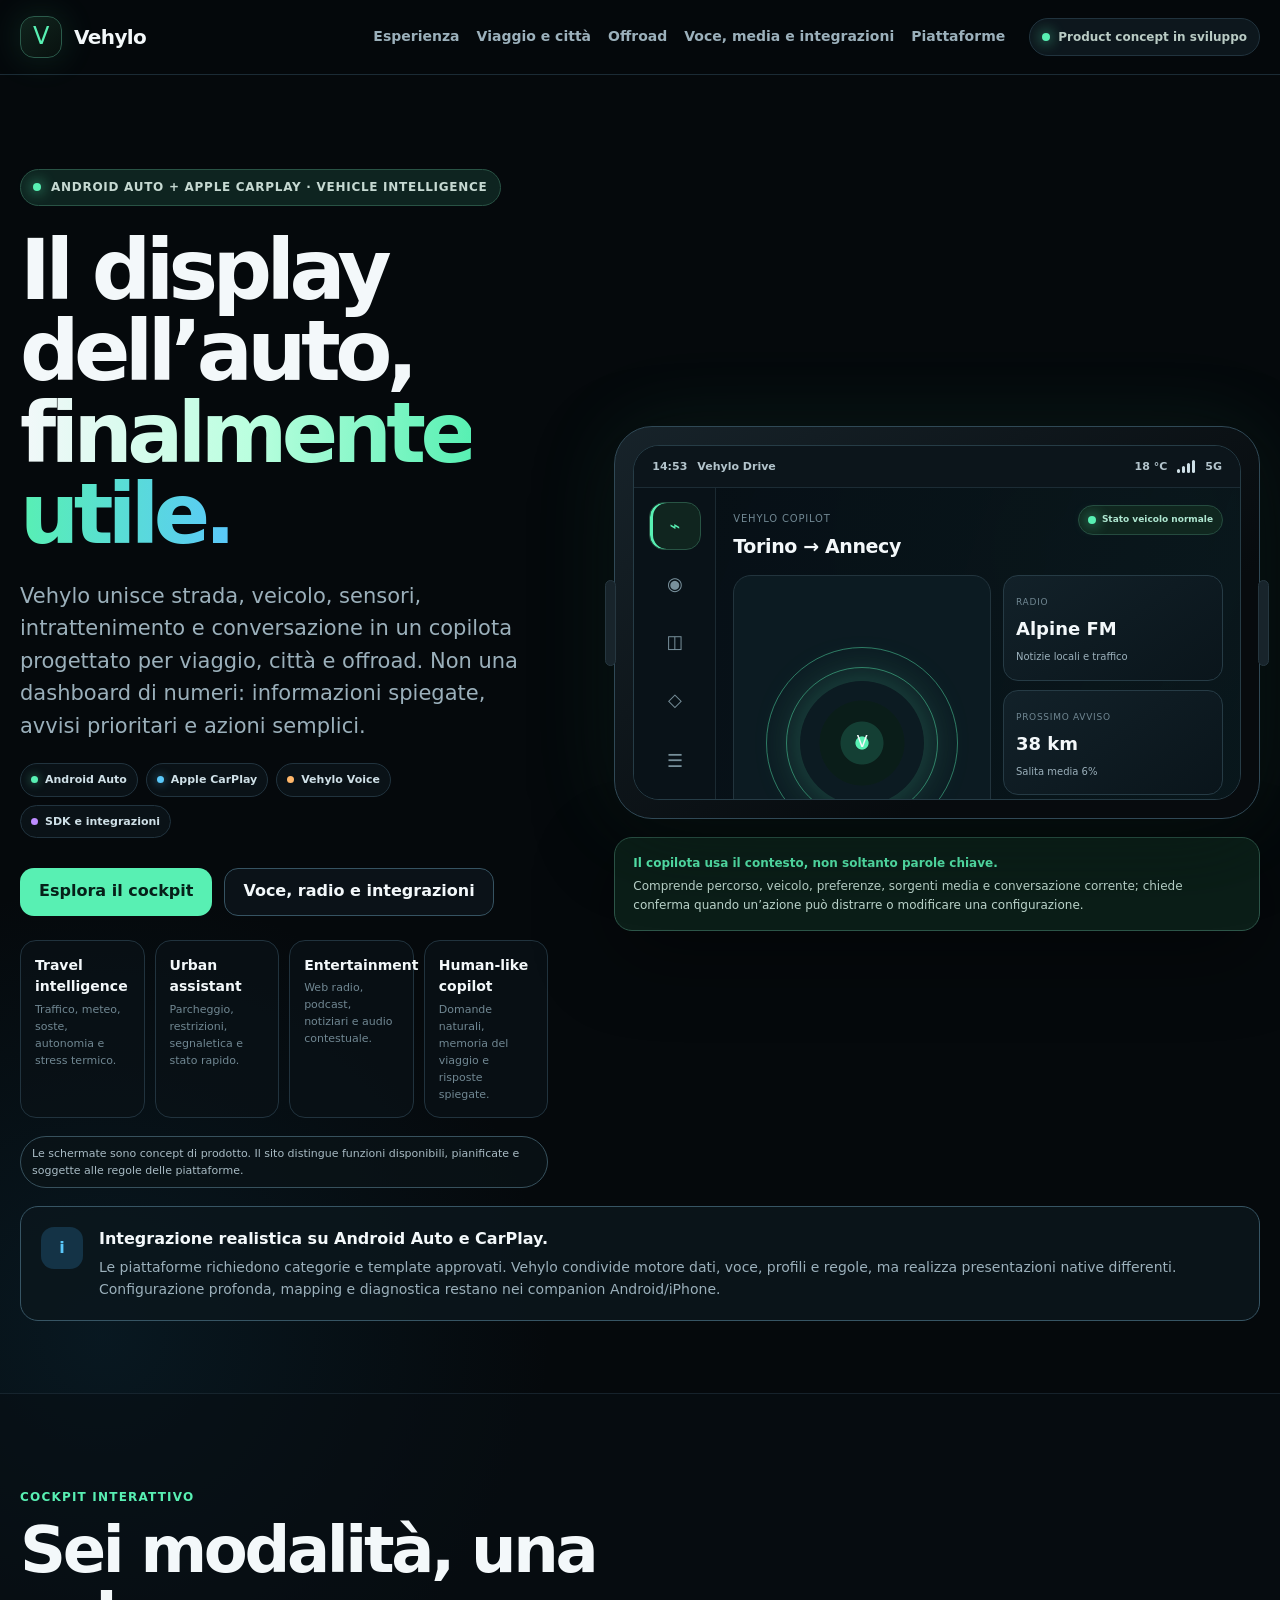
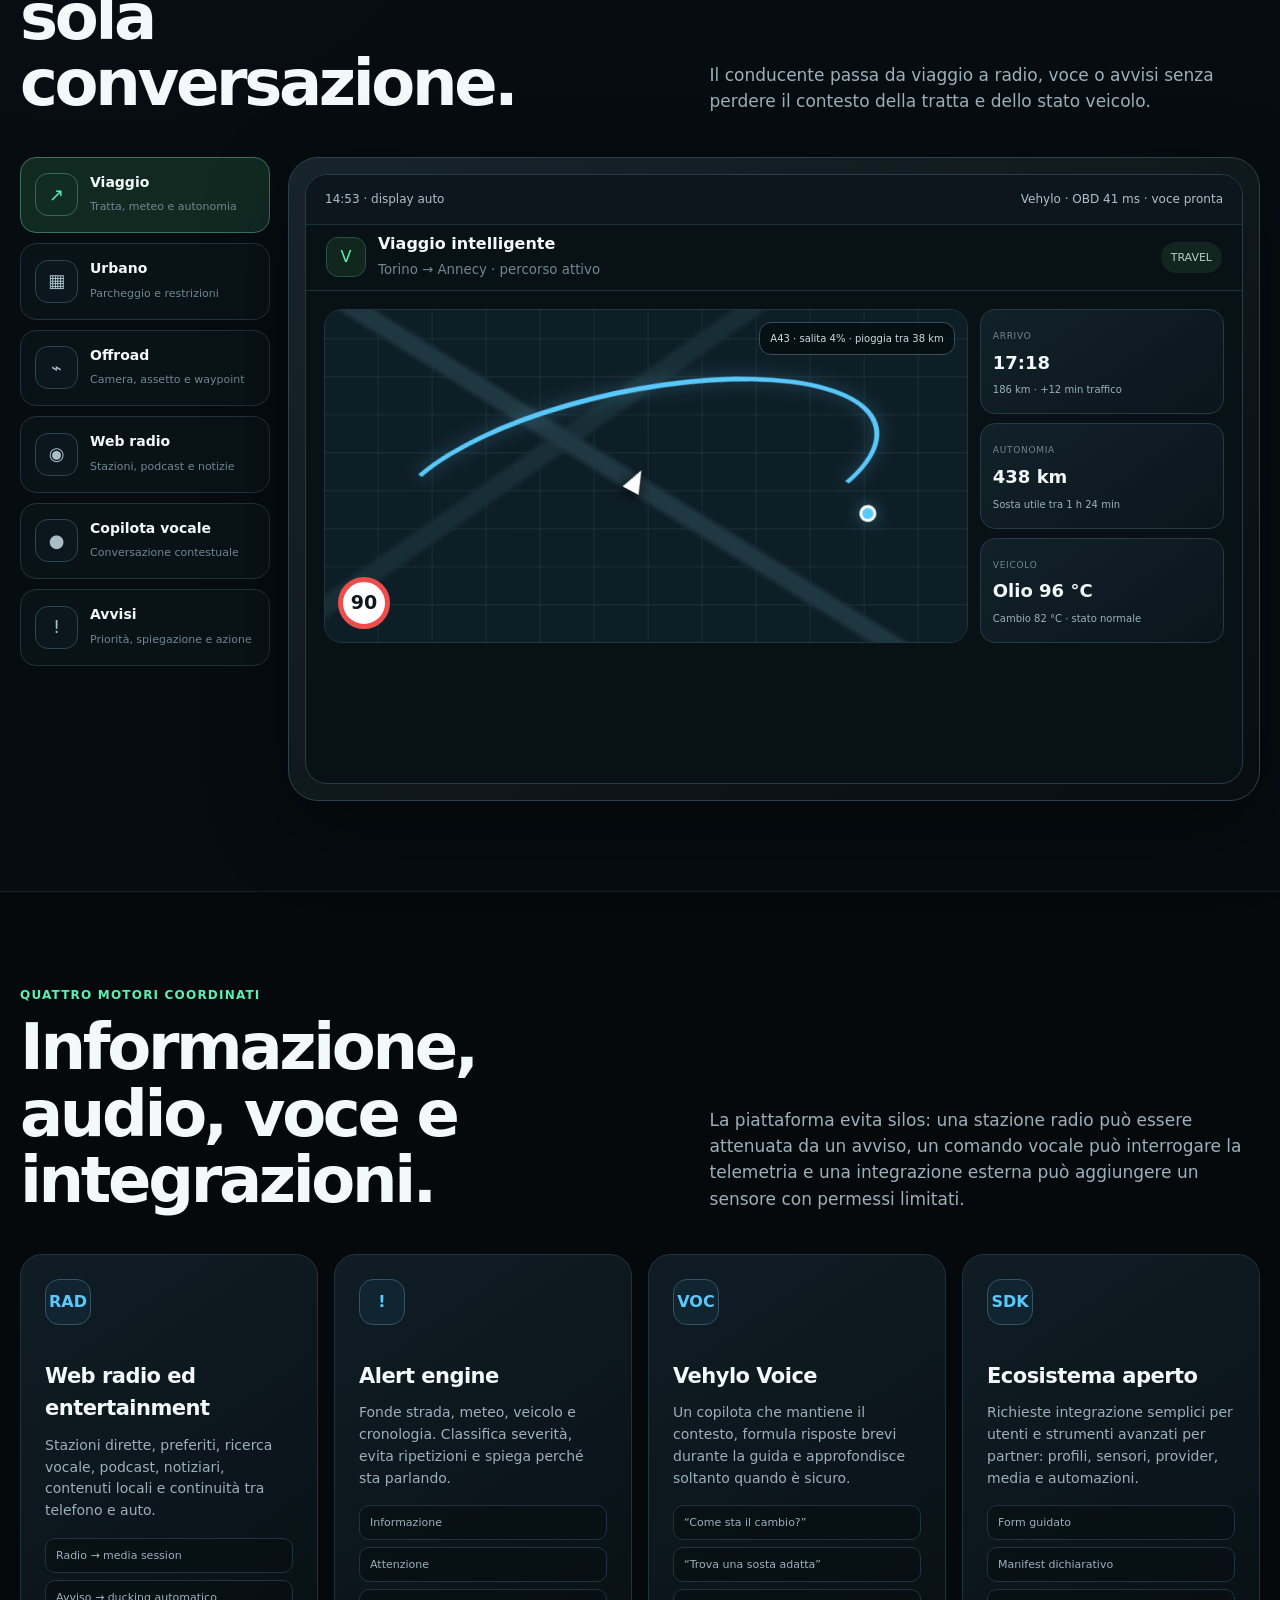
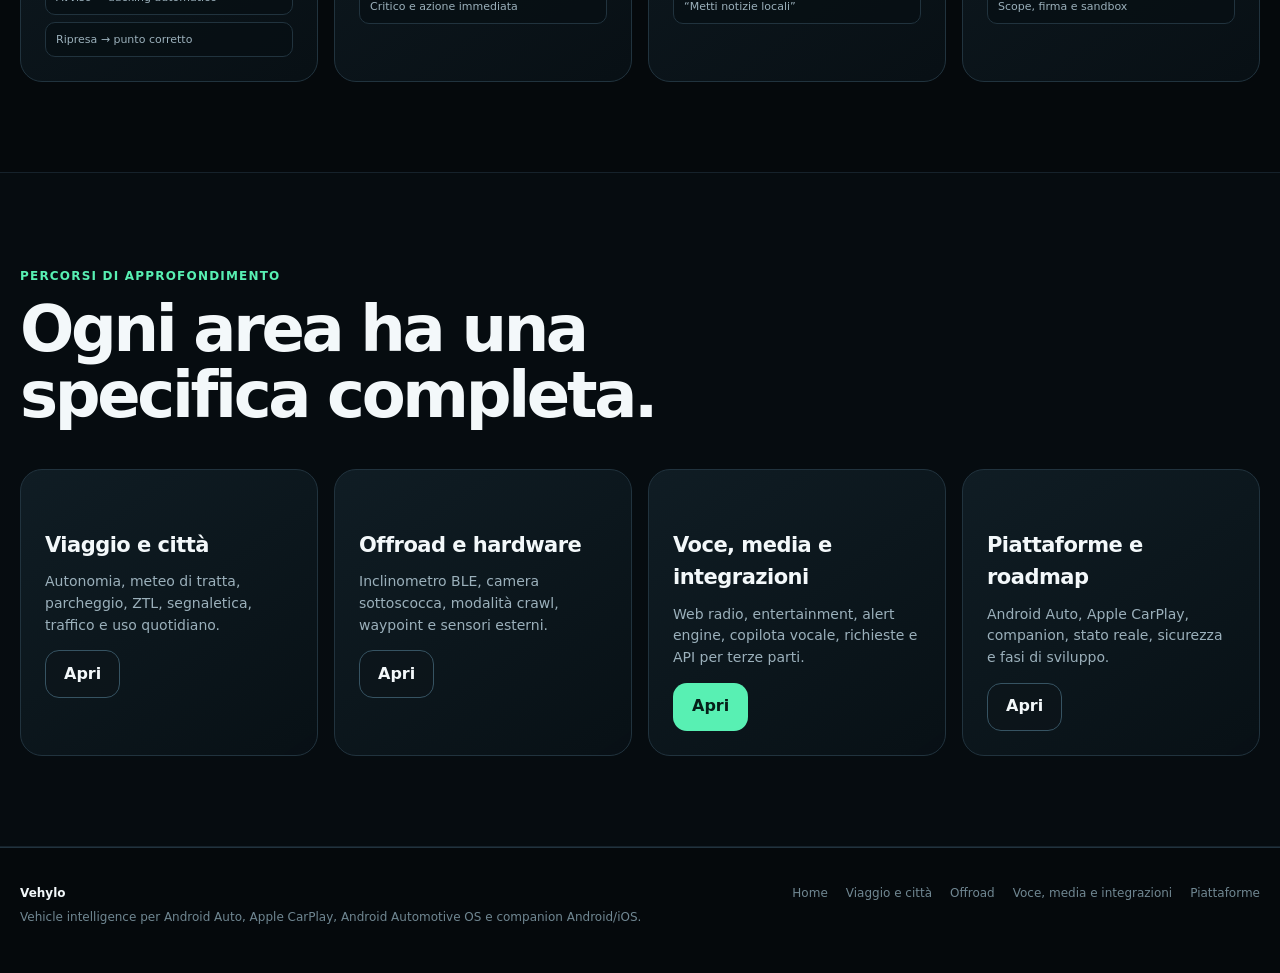
<file: index.html>
<!doctype html><html lang="it" data-theme="dark"><head><meta charset="utf-8"><meta name="viewport" content="width=device-width,initial-scale=1"><meta name="theme-color" content="#050a0d"><meta name="color-scheme" content="dark"><meta name="description" content="Vehylo: copilota veicolo per Android Auto e Apple CarPlay con viaggio, città, offroad, web radio, avvisi, voce e integrazioni."><title>Vehylo — Il copilota intelligente per il display dell’auto</title><link rel="stylesheet" href="assets/vehylo-v2-base.css"><link rel="stylesheet" href="assets/vehylo-v2-components-1.css"><link rel="stylesheet" href="assets/vehylo-v2-components-2.css"><link rel="stylesheet" href="assets/vehylo-v2-components-3.css"><link rel="stylesheet" href="assets/vehylo-v2-components-4.css"><link rel="stylesheet" href="assets/vehylo-v3.css"><link rel="stylesheet" href="assets/vehylo-v4.css"></head><body><header class="topbar"><div class="container nav"><a class="brand" href="index.html"><span class="logo">V</span><span>Vehylo</span></a><nav class="navlinks" aria-label="Navigazione principale"><a href="index.html#esperienza">Esperienza</a><a href="viaggio-urbano.html">Viaggio e città</a><a href="offroad.html">Offroad</a><a href="voice-media-integrations.html">Voce, media e integrazioni</a><a href="platform.html">Piattaforme</a></nav><span class="nav-status"><span class="pulse"></span> Product concept in sviluppo</span><a class="menu-button" href="#mobile-nav" aria-label="Apri navigazione">☰</a></div><div class="mobile-nav" id="mobile-nav"><div class="container"><a href="index.html">Home</a><a href="viaggio-urbano.html">Viaggio e città</a><a href="offroad.html">Offroad</a><a href="voice-media-integrations.html">Voce, media e integrazioni</a><a href="platform.html">Piattaforme</a></div></div></header><main id="top"><section class="hero"><div class="container hero-grid"><div><span class="eyebrow"><span class="pulse"></span> Android Auto + Apple CarPlay · Vehicle intelligence</span><h1>Il display dell’auto, <span class="gradient-text">finalmente utile.</span></h1><p class="hero-copy">Vehylo unisce strada, veicolo, sensori, intrattenimento e conversazione in un copilota progettato per viaggio, città e offroad. Non una dashboard di numeri: informazioni spiegate, avvisi prioritari e azioni semplici.</p><div class="platform-badges"><span class="platform-badge">Android Auto</span><span class="platform-badge apple">Apple CarPlay</span><span class="platform-badge voice">Vehylo Voice</span><span class="platform-badge sdk">SDK e integrazioni</span></div><div class="hero-actions"><a class="button" href="#esperienza">Esplora il cockpit</a><a class="button secondary" href="voice-media-integrations.html">Voce, radio e integrazioni</a></div><div class="capability-strip"><div class="capability-pill"><strong>Travel intelligence</strong><span>Traffico, meteo, soste, autonomia e stress termico.</span></div><div class="capability-pill"><strong>Urban assistant</strong><span>Parcheggio, restrizioni, segnaletica e stato rapido.</span></div><div class="capability-pill"><strong>Entertainment</strong><span>Web radio, podcast, notiziari e audio contestuale.</span></div><div class="capability-pill"><strong>Human-like copilot</strong><span>Domande naturali, memoria del viaggio e risposte spiegate.</span></div></div><span class="concept-note">Le schermate sono concept di prodotto. Il sito distingue funzioni disponibili, pianificate e soggette alle regole delle piattaforme.</span></div><div><div class="headunit-shell"><div class="headunit"><div class="headunit-status"><div class="left"><span>14:53</span><span>Vehylo Drive</span></div><div class="right"><span>18 °C</span><span class="signal-bars"><i></i><i></i><i></i><i></i></span><span>5G</span></div></div><div class="headunit-body"><aside class="car-rail"><span class="rail-icon active">⌁</span><span class="rail-icon">◉</span><span class="rail-icon">◫</span><span class="rail-icon">◇</span><span class="rail-icon bottom">☰</span></aside><div class="car-content"><div class="car-topline"><div class="car-title"><small>VEHYLO COPILOT</small><strong>Torino → Annecy</strong></div><span class="drive-badge"><span class="pulse"></span> Stato veicolo normale</span></div><div class="cockpit-grid"><div class="cockpit-main"><div class="voice-orb">V</div><div class="voice-transcript">“Mettimi una radio locale e avvisami prima della salita lunga.”</div></div><div class="cockpit-side"><div class="cockpit-card"><small>Radio</small><strong>Alpine FM</strong><span>Notizie locali e traffico</span></div><div class="cockpit-card"><small>Prossimo avviso</small><strong>38 km</strong><span>Salita media 6%</span></div><div class="cockpit-card"><small>Veicolo</small><strong>Olio 96 °C</strong><span>Cambio 82 °C · normale</span></div></div></div></div></div></div></div><div class="floating-note"><strong>Il copilota usa il contesto, non soltanto parole chiave.</strong>Comprende percorso, veicolo, preferenze, sorgenti media e conversazione corrente; chiede conferma quando un’azione può distrarre o modificare una configurazione.</div></div></div><div class="container truth-strip"><div class="truth-box"><div class="truth-icon">i</div><div><strong>Integrazione realistica su Android Auto e CarPlay.</strong><p>Le piattaforme richiedono categorie e template approvati. Vehylo condivide motore dati, voce, profili e regole, ma realizza presentazioni native differenti. Configurazione profonda, mapping e diagnostica restano nei companion Android/iPhone.</p></div></div></div></section><section class="section soft" id="esperienza"><div class="container"><div class="section-heading"><div><span class="section-kicker">Cockpit interattivo</span><h2>Sei modalità, una sola conversazione.</h2></div><p>Il conducente passa da viaggio a radio, voce o avvisi senza perdere il contesto della tratta e dello stato veicolo.</p></div><div class="simulator"><div class="mode-list" role="tablist"><button class="mode-button active" data-mode="travel" role="tab"><span class="mode-icon">↗</span><span><strong>Viaggio</strong><small>Tratta, meteo e autonomia</small></span></button><button class="mode-button" data-mode="urban" role="tab"><span class="mode-icon">▦</span><span><strong>Urbano</strong><small>Parcheggio e restrizioni</small></span></button><button class="mode-button" data-mode="offroad" role="tab"><span class="mode-icon">⌁</span><span><strong>Offroad</strong><small>Camera, assetto e waypoint</small></span></button><button class="mode-button" data-mode="radio" role="tab"><span class="mode-icon">◉</span><span><strong>Web radio</strong><small>Stazioni, podcast e notizie</small></span></button><button class="mode-button" data-mode="voice" role="tab"><span class="mode-icon">●</span><span><strong>Copilota vocale</strong><small>Conversazione contestuale</small></span></button><button class="mode-button" data-mode="alerts" role="tab"><span class="mode-icon">!</span><span><strong>Avvisi</strong><small>Priorità, spiegazione e azione</small></span></button></div><div class="simulator-stage"><div class="sim-screen"><div class="sim-status"><span>14:53 · display auto</span><span>Vehylo · OBD 41 ms · voce pronta</span></div><div class="sim-appbar"><span class="sim-app-icon">V</span><div><strong id="simTitle"></strong><small id="simSubtitle"></small></div><span class="sim-mode-label" id="simModeLabel"></span></div><div class="sim-content" id="simContent"></div></div></div></div></div></section><section class="section"><div class="container"><div class="section-heading"><div><span class="section-kicker">Quattro motori coordinati</span><h2>Informazione, audio, voce e integrazioni.</h2></div><p>La piattaforma evita silos: una stazione radio può essere attenuata da un avviso, un comando vocale può interrogare la telemetria e una integrazione esterna può aggiungere un sensore con permessi limitati.</p></div><div class="feature-grid-4"><article class="feature-card"><div class="feature-icon">RAD</div><h3>Web radio ed entertainment</h3><p>Stazioni dirette, preferiti, ricerca vocale, podcast, notiziari, contenuti locali e continuità tra telefono e auto.</p><div class="mini-flow"><span>Radio → media session</span><span>Avviso → ducking automatico</span><span>Ripresa → punto corretto</span></div></article><article class="feature-card"><div class="feature-icon">!</div><h3>Alert engine</h3><p>Fonde strada, meteo, veicolo e cronologia. Classifica severità, evita ripetizioni e spiega perché sta parlando.</p><div class="mini-flow"><span>Informazione</span><span>Attenzione</span><span>Critico e azione immediata</span></div></article><article class="feature-card"><div class="feature-icon">VOC</div><h3>Vehylo Voice</h3><p>Un copilota che mantiene il contesto, formula risposte brevi durante la guida e approfondisce soltanto quando è sicuro.</p><div class="mini-flow"><span>“Come sta il cambio?”</span><span>“Trova una sosta adatta”</span><span>“Metti notizie locali”</span></div></article><article class="feature-card"><div class="feature-icon">SDK</div><h3>Ecosistema aperto</h3><p>Richieste integrazione semplici per utenti e strumenti avanzati per partner: profili, sensori, provider, media e automazioni.</p><div class="mini-flow"><span>Form guidato</span><span>Manifest dichiarativo</span><span>Scope, firma e sandbox</span></div></article></div></div></section><section class="section soft"><div class="container"><div class="section-heading"><div><span class="section-kicker">Percorsi di approfondimento</span><h2>Ogni area ha una specifica completa.</h2></div></div><div class="feature-grid-4"><article class="feature-card"><h3>Viaggio e città</h3><p>Autonomia, meteo di tratta, parcheggio, ZTL, segnaletica, traffico e uso quotidiano.</p><a class="button secondary" href="viaggio-urbano.html">Apri</a></article><article class="feature-card"><h3>Offroad e hardware</h3><p>Inclinometro BLE, camera sottoscocca, modalità crawl, waypoint e sensori esterni.</p><a class="button secondary" href="offroad.html">Apri</a></article><article class="feature-card"><h3>Voce, media e integrazioni</h3><p>Web radio, entertainment, alert engine, copilota vocale, richieste e API per terze parti.</p><a class="button" href="voice-media-integrations.html">Apri</a></article><article class="feature-card"><h3>Piattaforme e roadmap</h3><p>Android Auto, Apple CarPlay, companion, stato reale, sicurezza e fasi di sviluppo.</p><a class="button secondary" href="platform.html">Apri</a></article></div></div></section></main><footer><div class="container footer-grid"><div><div class="footer-brand">Vehylo</div><div>Vehicle intelligence per Android Auto, Apple CarPlay, Android Automotive OS e companion Android/iOS.</div></div><div class="footer-links"><a href="index.html">Home</a><a href="viaggio-urbano.html">Viaggio e città</a><a href="offroad.html">Offroad</a><a href="voice-media-integrations.html">Voce, media e integrazioni</a><a href="platform.html">Piattaforme</a></div></div></footer><script src="assets/vehylo-v4.js" defer></script></body></html>
</file>
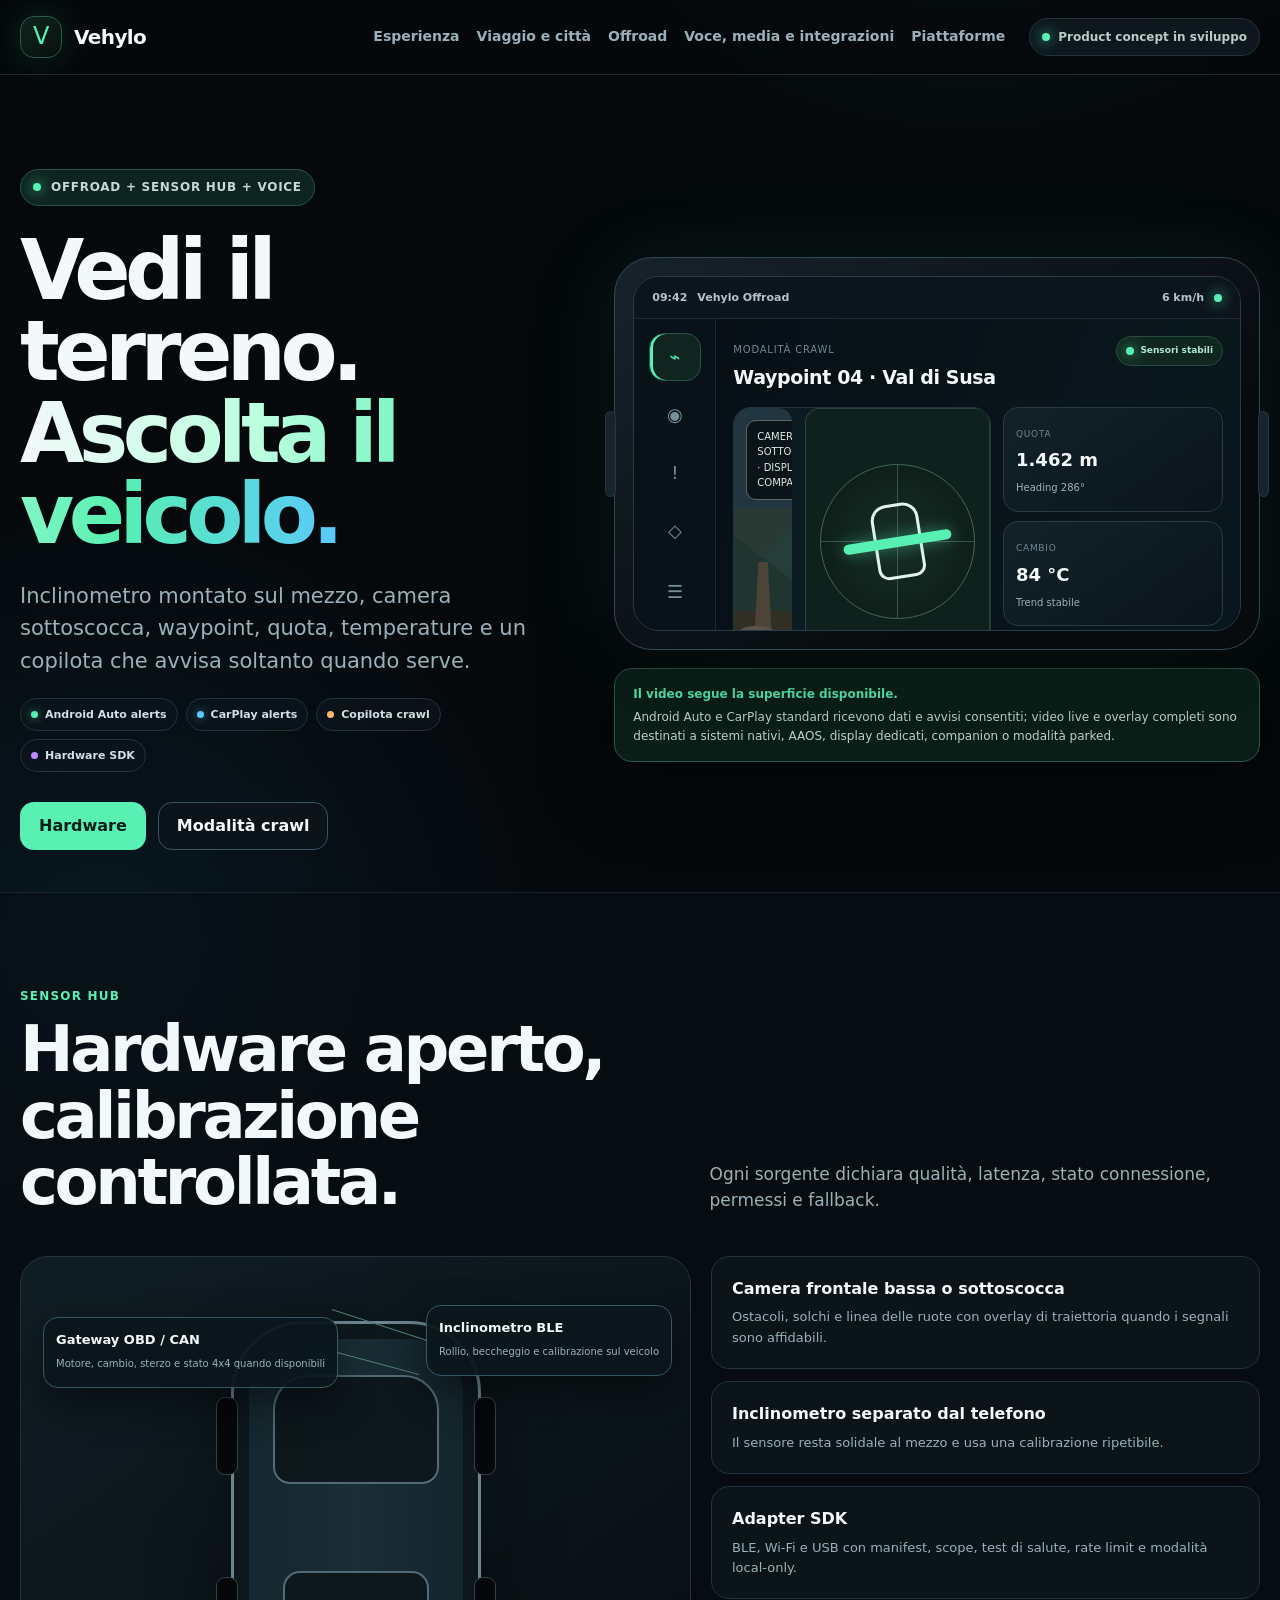
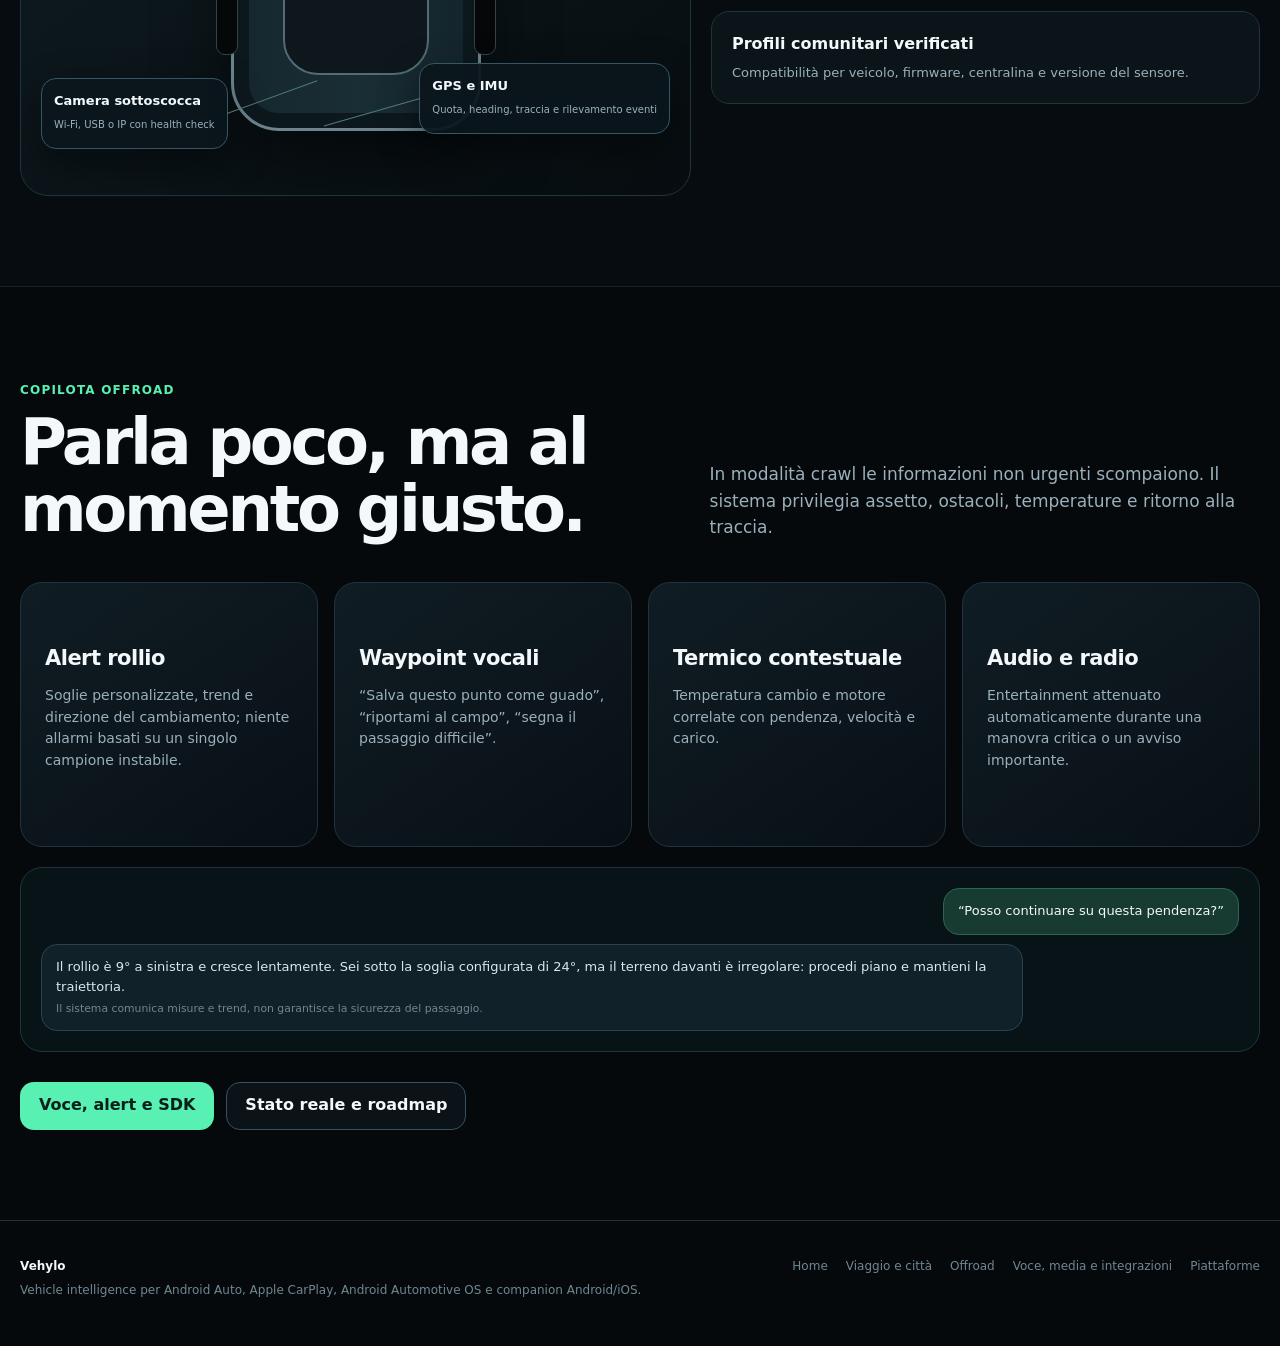
<file: offroad.html>
<!doctype html><html lang="it" data-theme="dark"><head><meta charset="utf-8"><meta name="viewport" content="width=device-width,initial-scale=1"><meta name="theme-color" content="#050a0d"><meta name="color-scheme" content="dark"><meta name="description" content="Vehylo offroad: inclinometro BLE, camera sottoscocca, waypoint, telemetria, voce, avvisi e hardware integrabile."><title>Vehylo — Offroad, telecamere e sensori</title><link rel="stylesheet" href="assets/vehylo-v2-base.css"><link rel="stylesheet" href="assets/vehylo-v2-components-1.css"><link rel="stylesheet" href="assets/vehylo-v2-components-2.css"><link rel="stylesheet" href="assets/vehylo-v2-components-3.css"><link rel="stylesheet" href="assets/vehylo-v2-components-4.css"><link rel="stylesheet" href="assets/vehylo-v3.css"><link rel="stylesheet" href="assets/vehylo-v4.css"></head><body><header class="topbar"><div class="container nav"><a class="brand" href="index.html"><span class="logo">V</span><span>Vehylo</span></a><nav class="navlinks" aria-label="Navigazione principale"><a href="index.html#esperienza">Esperienza</a><a href="viaggio-urbano.html">Viaggio e città</a><a href="offroad.html">Offroad</a><a href="voice-media-integrations.html">Voce, media e integrazioni</a><a href="platform.html">Piattaforme</a></nav><span class="nav-status"><span class="pulse"></span> Product concept in sviluppo</span><a class="menu-button" href="#mobile-nav" aria-label="Apri navigazione">☰</a></div><div class="mobile-nav" id="mobile-nav"><div class="container"><a href="index.html">Home</a><a href="viaggio-urbano.html">Viaggio e città</a><a href="offroad.html">Offroad</a><a href="voice-media-integrations.html">Voce, media e integrazioni</a><a href="platform.html">Piattaforme</a></div></div></header><main><section class="hero page-hero-compact"><div class="container hero-grid"><div><span class="eyebrow"><span class="pulse"></span> OFFROAD + SENSOR HUB + VOICE</span><h1>Vedi il terreno. <span class="gradient-text">Ascolta il veicolo.</span></h1><p class="hero-copy">Inclinometro montato sul mezzo, camera sottoscocca, waypoint, quota, temperature e un copilota che avvisa soltanto quando serve.</p><div class="platform-badges"><span class="platform-badge">Android Auto alerts</span><span class="platform-badge apple">CarPlay alerts</span><span class="platform-badge voice">Copilota crawl</span><span class="platform-badge sdk">Hardware SDK</span></div><div class="hero-actions"><a class="button" href="#hardware">Hardware</a><a class="button secondary" href="#crawl">Modalità crawl</a></div></div><div><div class="headunit-shell"><div class="headunit"><div class="headunit-status"><div class="left"><span>09:42</span><span>Vehylo Offroad</span></div><div class="right"><span>6 km/h</span><span class="pulse"></span></div></div><div class="headunit-body"><aside class="car-rail"><span class="rail-icon active">⌁</span><span class="rail-icon">◉</span><span class="rail-icon">!</span><span class="rail-icon">◇</span><span class="rail-icon bottom">☰</span></aside><div class="car-content"><div class="car-topline"><div class="car-title"><small>MODALITÀ CRAWL</small><strong>Waypoint 04 · Val di Susa</strong></div><span class="drive-badge"><span class="pulse"></span> Sensori stabili</span></div><div class="cockpit-grid"><div class="cockpit-main"><div class="offroad-main"><div class="camera-feed"><div class="mountain m1"></div><div class="mountain m2"></div><div class="trail"></div><div class="rock r1"></div><div class="rock r2"></div><div class="rock r3"></div><div class="trajectory"></div><div class="camera-label">CAMERA SOTTOSCOCCA · DISPLAY COMPATIBILE</div></div><div class="inclinometer"><div class="roll-gauge"><div class="vehicle-shape"></div></div><div class="gauge-reading"><strong>9° L</strong><span>Pitch +14° · limite 24°</span></div></div></div></div><div class="cockpit-side"><div class="cockpit-card"><small>Quota</small><strong>1.462 m</strong><span>Heading 286°</span></div><div class="cockpit-card"><small>Cambio</small><strong>84 °C</strong><span>Trend stabile</span></div><div class="cockpit-card"><small>Voce</small><strong>Pronta</strong><span>“Salva waypoint”</span></div></div></div></div></div></div></div><div class="floating-note"><strong>Il video segue la superficie disponibile.</strong>Android Auto e CarPlay standard ricevono dati e avvisi consentiti; video live e overlay completi sono destinati a sistemi nativi, AAOS, display dedicati, companion o modalità parked.</div></div></div></section><section class="section soft" id="hardware"><div class="container"><div class="section-heading"><div><span class="section-kicker">Sensor hub</span><h2>Hardware aperto, calibrazione controllata.</h2></div><p>Ogni sorgente dichiara qualità, latenza, stato connessione, permessi e fallback.</p></div><div class="hardware-layout"><div class="hardware-visual"><div class="car-silhouette"><i class="wheel w1"></i><i class="wheel w2"></i><i class="wheel w3"></i><i class="wheel w4"></i></div><div class="hardware-node obd"><strong>Gateway OBD / CAN</strong><span>Motore, cambio, sterzo e stato 4x4 quando disponibili</span></div><div class="hardware-node incline"><strong>Inclinometro BLE</strong><span>Rollio, beccheggio e calibrazione sul veicolo</span></div><div class="hardware-node camera"><strong>Camera sottoscocca</strong><span>Wi-Fi, USB o IP con health check</span></div><div class="hardware-node gps"><strong>GPS e IMU</strong><span>Quota, heading, traccia e rilevamento eventi</span></div></div><div class="hardware-copy"><div class="hardware-item"><strong>Camera frontale bassa o sottoscocca</strong><p>Ostacoli, solchi e linea delle ruote con overlay di traiettoria quando i segnali sono affidabili.</p></div><div class="hardware-item"><strong>Inclinometro separato dal telefono</strong><p>Il sensore resta solidale al mezzo e usa una calibrazione ripetibile.</p></div><div class="hardware-item"><strong>Adapter SDK</strong><p>BLE, Wi-Fi e USB con manifest, scope, test di salute, rate limit e modalità local-only.</p></div><div class="hardware-item"><strong>Profili comunitari verificati</strong><p>Compatibilità per veicolo, firmware, centralina e versione del sensore.</p></div></div></div></div></section><section class="section" id="crawl"><div class="container"><div class="section-heading"><div><span class="section-kicker">Copilota offroad</span><h2>Parla poco, ma al momento giusto.</h2></div><p>In modalità crawl le informazioni non urgenti scompaiono. Il sistema privilegia assetto, ostacoli, temperature e ritorno alla traccia.</p></div><div class="feature-grid-4"><article class="feature-card"><h3>Alert rollio</h3><p>Soglie personalizzate, trend e direzione del cambiamento; niente allarmi basati su un singolo campione instabile.</p></article><article class="feature-card"><h3>Waypoint vocali</h3><p>“Salva questo punto come guado”, “riportami al campo”, “segna il passaggio difficile”.</p></article><article class="feature-card"><h3>Termico contestuale</h3><p>Temperatura cambio e motore correlate con pendenza, velocità e carico.</p></article><article class="feature-card"><h3>Audio e radio</h3><p>Entertainment attenuato automaticamente durante una manovra critica o un avviso importante.</p></article></div><div class="voice-dialogue" style="margin-top:20px"><div class="bubble user">“Posso continuare su questa pendenza?”</div><div class="bubble ai">Il rollio è 9° a sinistra e cresce lentamente. Sei sotto la soglia configurata di 24°, ma il terreno davanti è irregolare: procedi piano e mantieni la traiettoria.<small>Il sistema comunica misure e trend, non garantisce la sicurezza del passaggio.</small></div></div><div class="hero-actions"><a class="button" href="voice-media-integrations.html">Voce, alert e SDK</a><a class="button secondary" href="platform.html">Stato reale e roadmap</a></div></div></section></main><footer><div class="container footer-grid"><div><div class="footer-brand">Vehylo</div><div>Vehicle intelligence per Android Auto, Apple CarPlay, Android Automotive OS e companion Android/iOS.</div></div><div class="footer-links"><a href="index.html">Home</a><a href="viaggio-urbano.html">Viaggio e città</a><a href="offroad.html">Offroad</a><a href="voice-media-integrations.html">Voce, media e integrazioni</a><a href="platform.html">Piattaforme</a></div></div></footer></body></html>
</file>
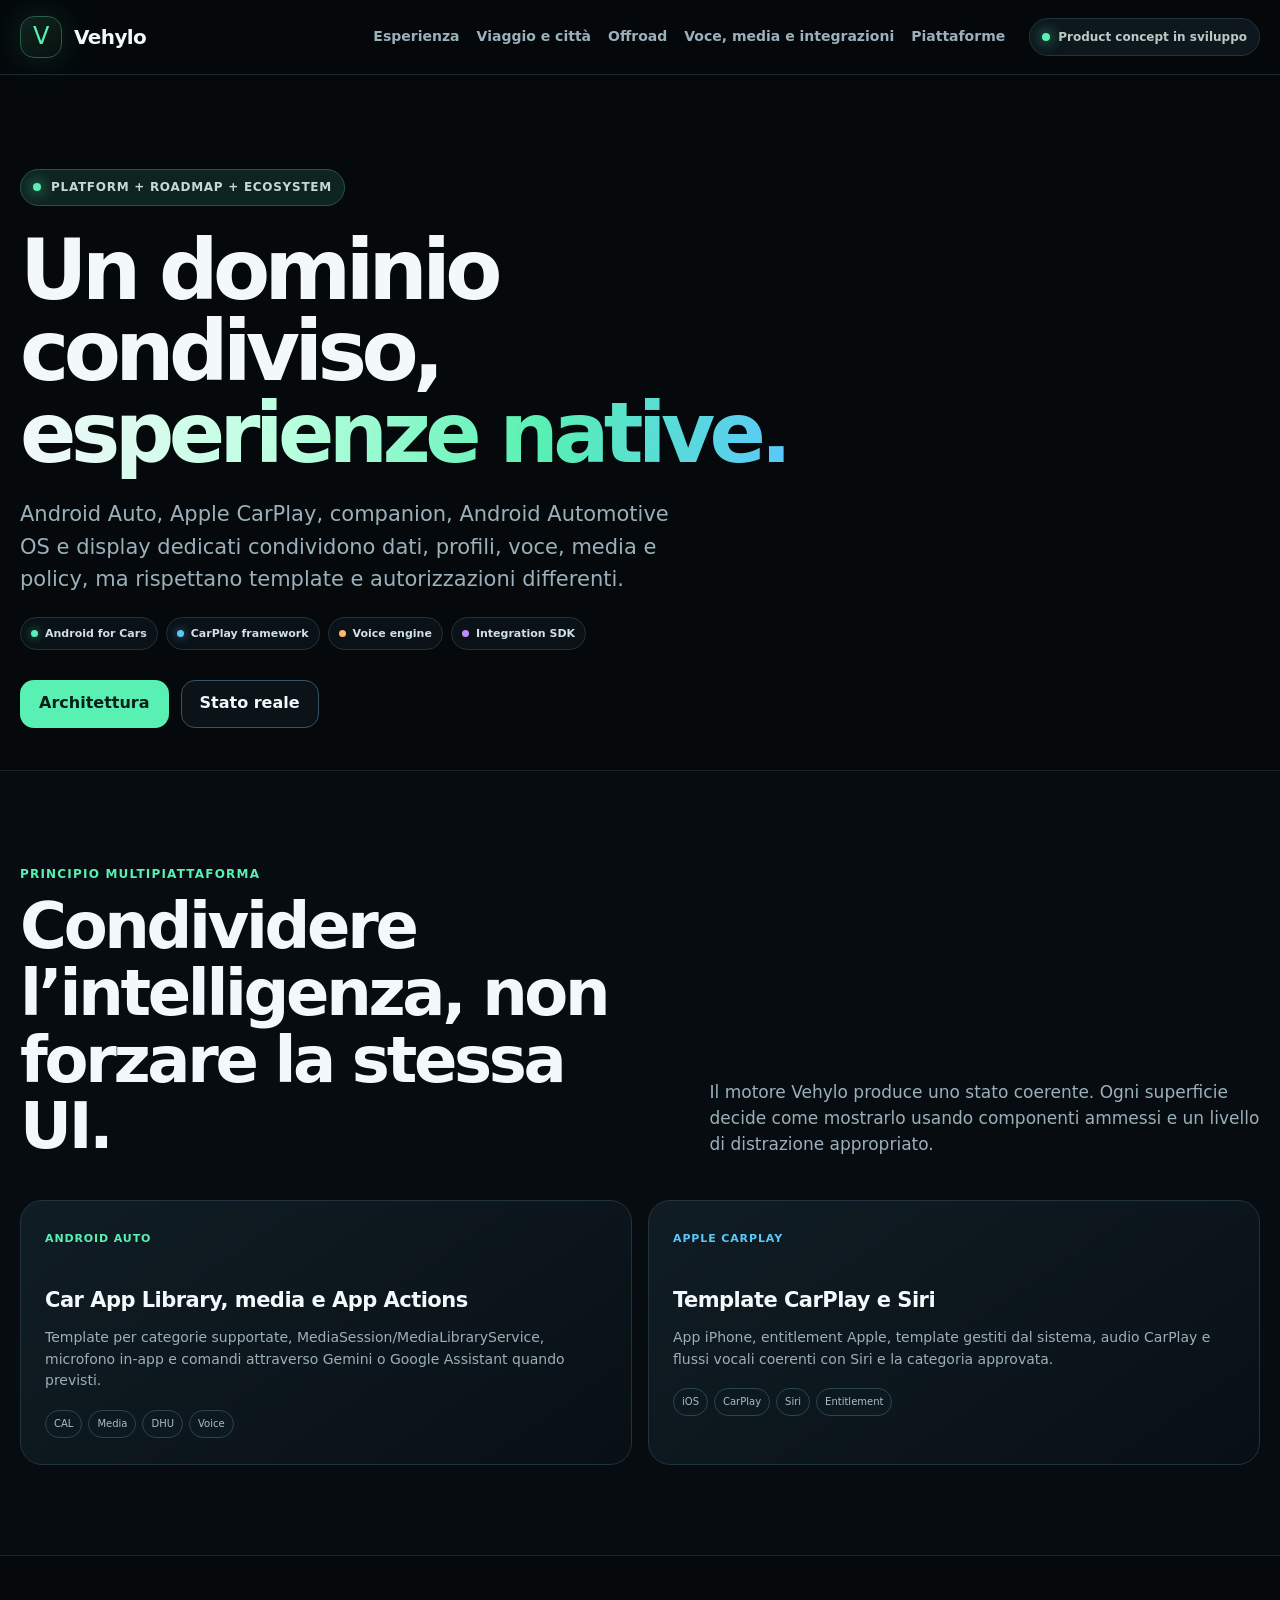
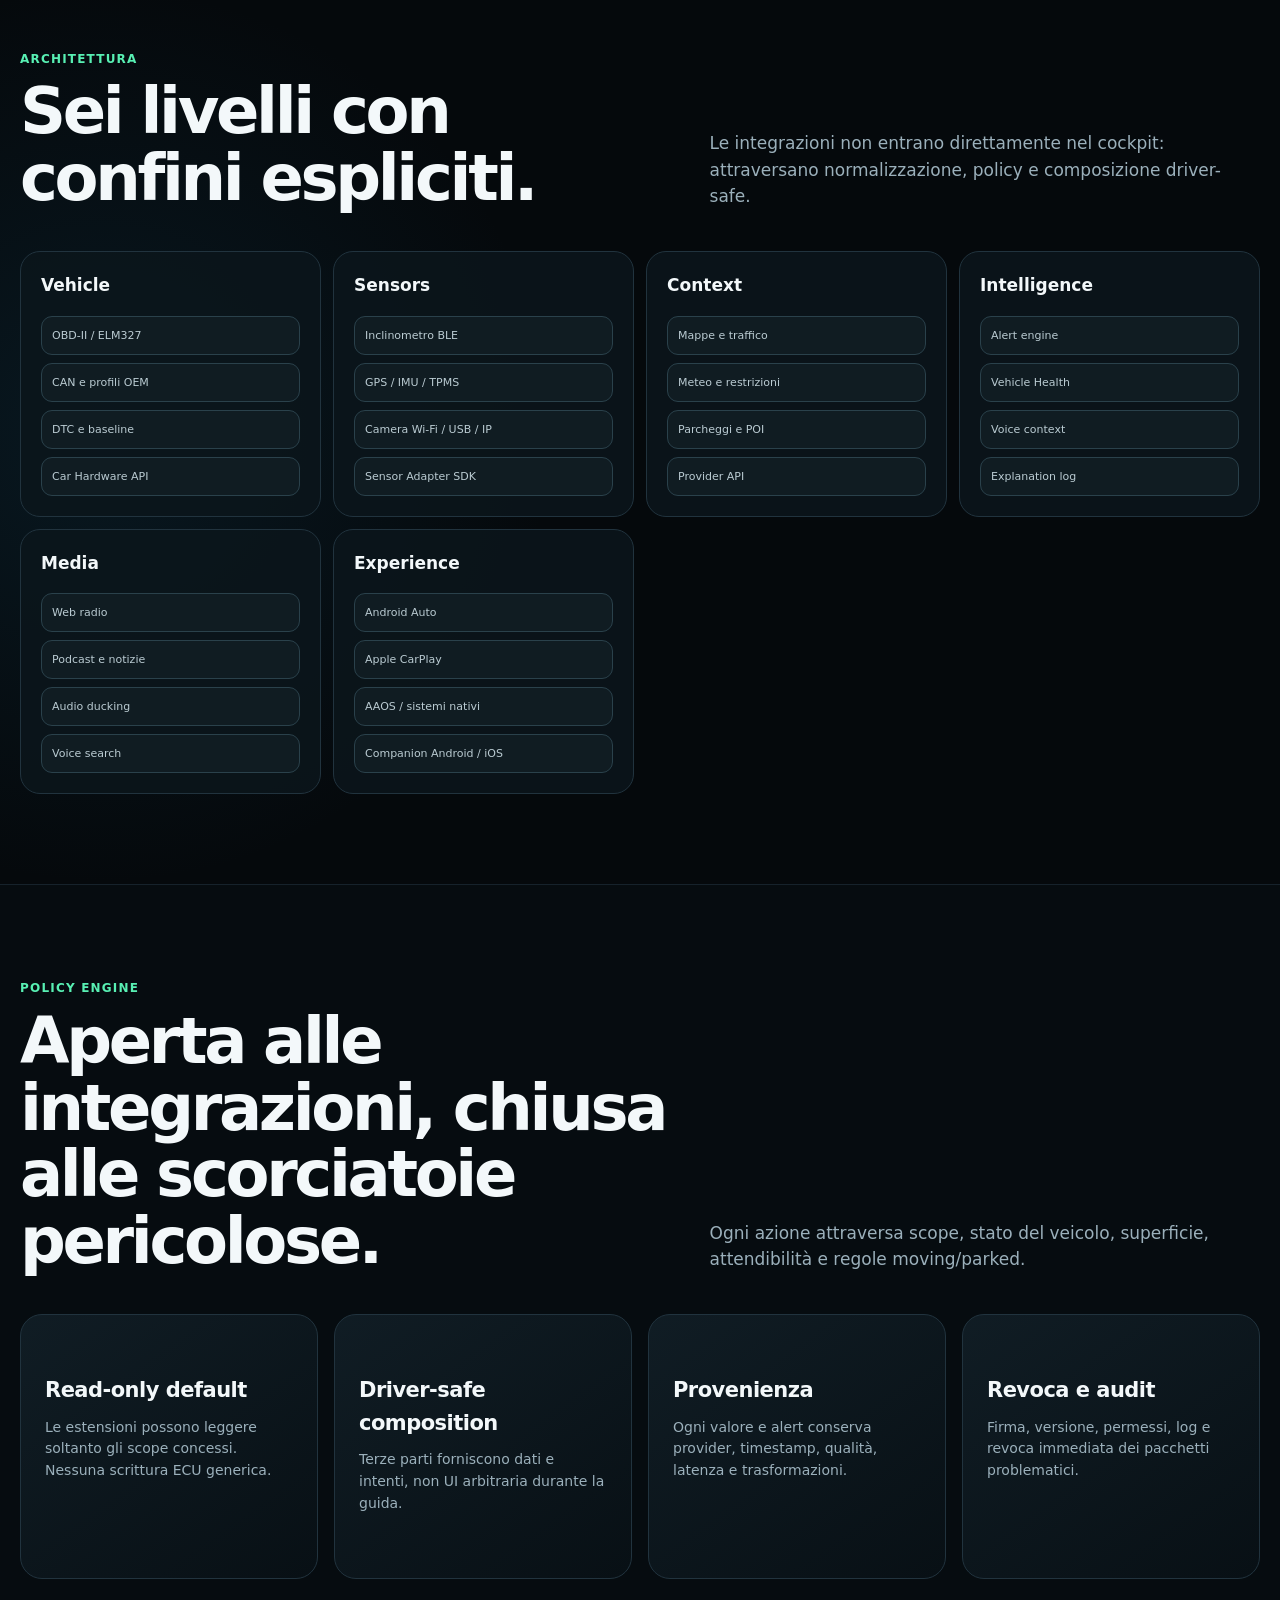
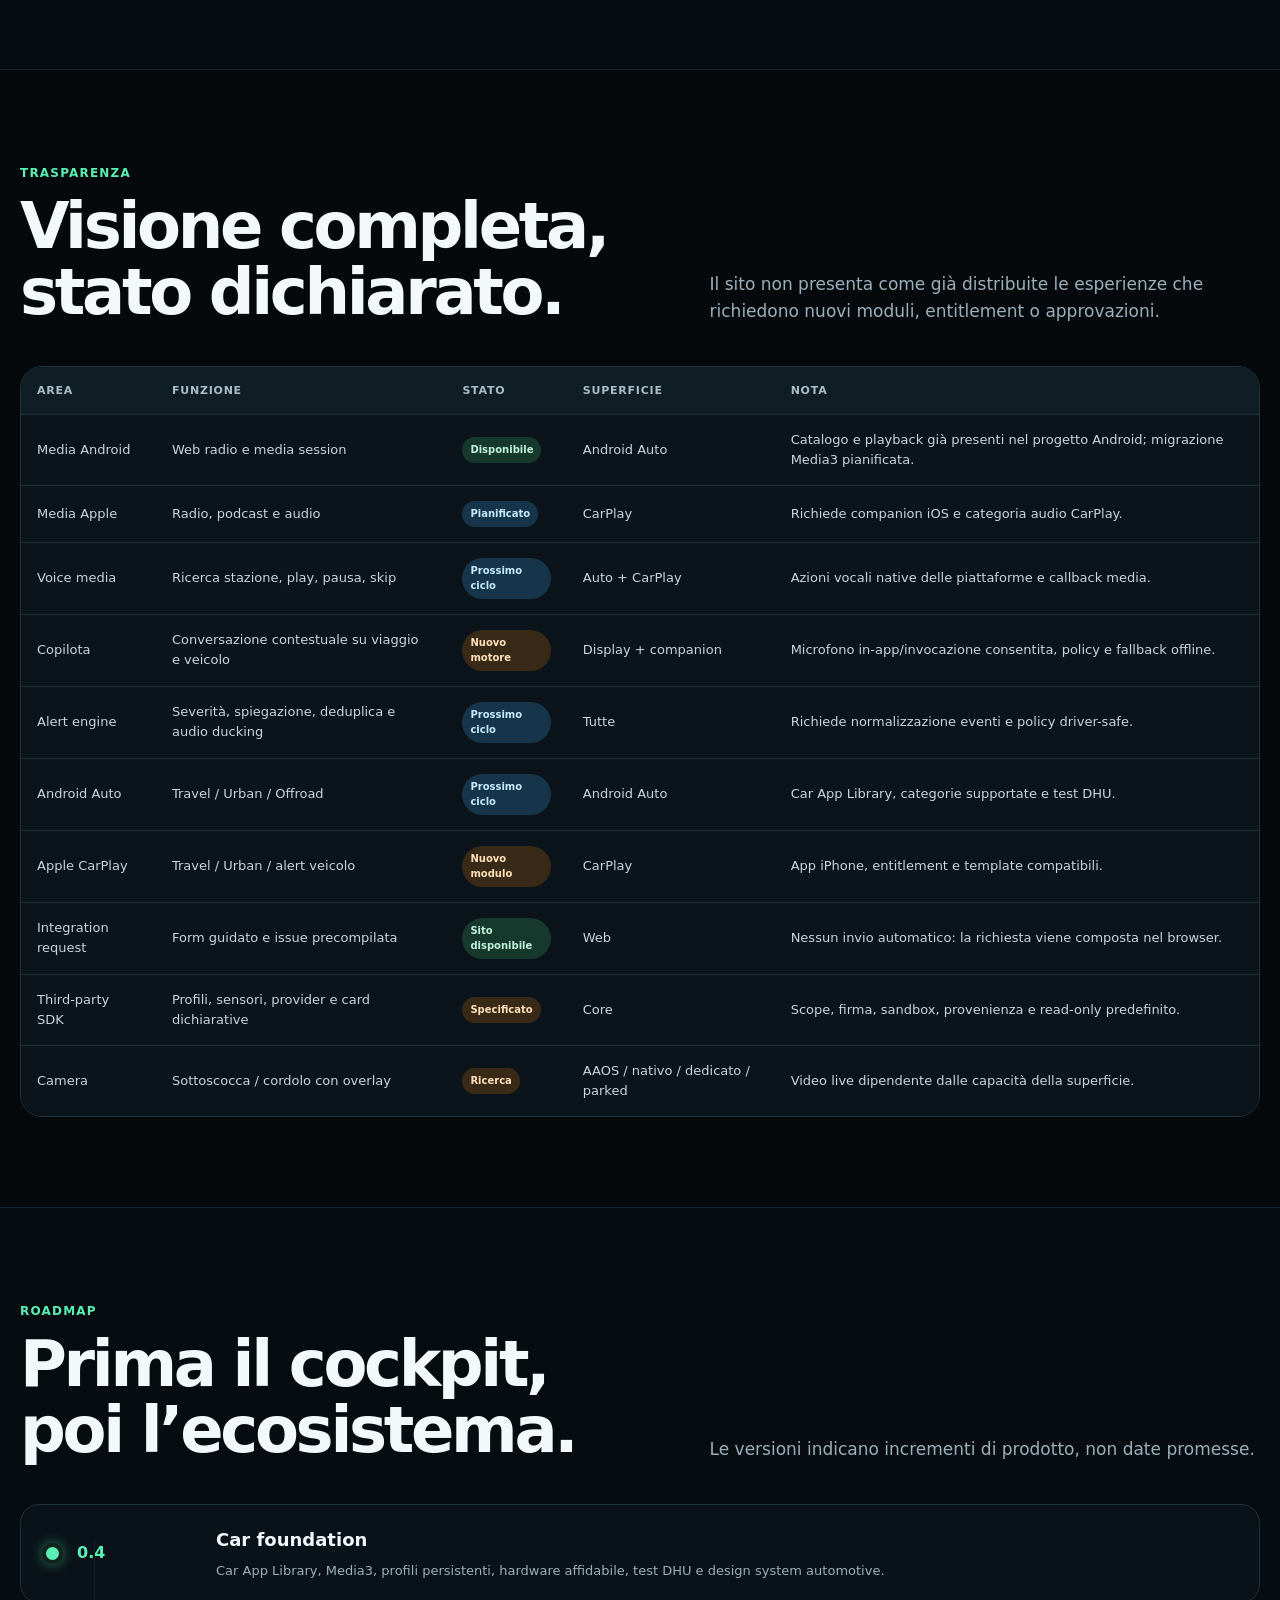
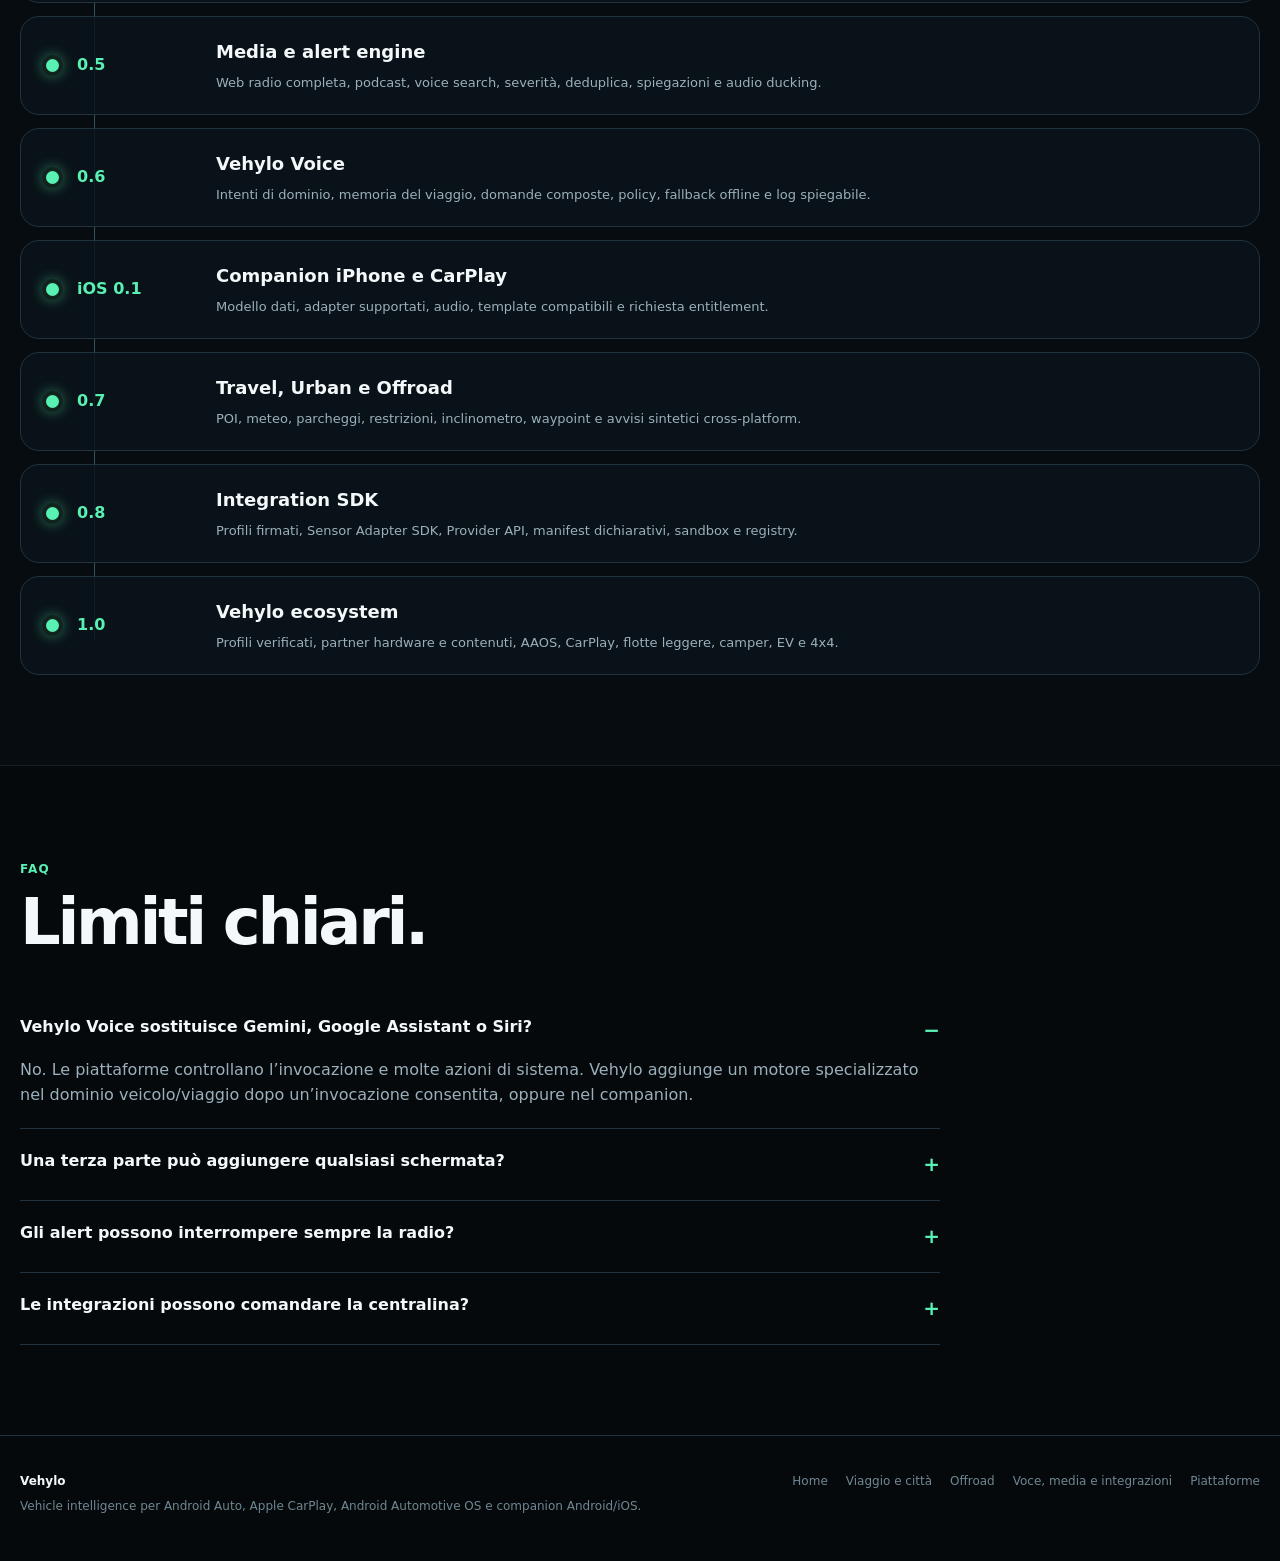
<file: platform.html>
<!doctype html><html lang="it" data-theme="dark"><head><meta charset="utf-8"><meta name="viewport" content="width=device-width,initial-scale=1"><meta name="theme-color" content="#050a0d"><meta name="color-scheme" content="dark"><meta name="description" content="Architettura e roadmap Vehylo per Android Auto, Apple CarPlay, voce, media, alert e integrazioni di terze parti."><title>Vehylo — Piattaforme, architettura e roadmap</title><link rel="stylesheet" href="assets/vehylo-v2-base.css"><link rel="stylesheet" href="assets/vehylo-v2-components-1.css"><link rel="stylesheet" href="assets/vehylo-v2-components-2.css"><link rel="stylesheet" href="assets/vehylo-v2-components-3.css"><link rel="stylesheet" href="assets/vehylo-v2-components-4.css"><link rel="stylesheet" href="assets/vehylo-v3.css"><link rel="stylesheet" href="assets/vehylo-v4.css"></head><body><header class="topbar"><div class="container nav"><a class="brand" href="index.html"><span class="logo">V</span><span>Vehylo</span></a><nav class="navlinks" aria-label="Navigazione principale"><a href="index.html#esperienza">Esperienza</a><a href="viaggio-urbano.html">Viaggio e città</a><a href="offroad.html">Offroad</a><a href="voice-media-integrations.html">Voce, media e integrazioni</a><a href="platform.html">Piattaforme</a></nav><span class="nav-status"><span class="pulse"></span> Product concept in sviluppo</span><a class="menu-button" href="#mobile-nav" aria-label="Apri navigazione">☰</a></div><div class="mobile-nav" id="mobile-nav"><div class="container"><a href="index.html">Home</a><a href="viaggio-urbano.html">Viaggio e città</a><a href="offroad.html">Offroad</a><a href="voice-media-integrations.html">Voce, media e integrazioni</a><a href="platform.html">Piattaforme</a></div></div></header><main><section class="hero page-hero-compact"><div class="container"><span class="eyebrow"><span class="pulse"></span> PLATFORM + ROADMAP + ECOSYSTEM</span><h1>Un dominio condiviso, <span class="gradient-text">esperienze native.</span></h1><p class="hero-copy">Android Auto, Apple CarPlay, companion, Android Automotive OS e display dedicati condividono dati, profili, voce, media e policy, ma rispettano template e autorizzazioni differenti.</p><div class="platform-badges"><span class="platform-badge">Android for Cars</span><span class="platform-badge apple">CarPlay framework</span><span class="platform-badge voice">Voice engine</span><span class="platform-badge sdk">Integration SDK</span></div><div class="hero-actions"><a class="button" href="#architettura">Architettura</a><a class="button secondary" href="#stato">Stato reale</a></div></div></section><section class="section soft" id="principi"><div class="container"><div class="section-heading"><div><span class="section-kicker">Principio multipiattaforma</span><h2>Condividere l’intelligenza, non forzare la stessa UI.</h2></div><p>Il motore Vehylo produce uno stato coerente. Ogni superficie decide come mostrarlo usando componenti ammessi e un livello di distrazione appropriato.</p></div><div class="platform-comparison"><article class="feature-card"><span class="platform-kicker">Android Auto</span><h3>Car App Library, media e App Actions</h3><p>Template per categorie supportate, MediaSession/MediaLibraryService, microfono in-app e comandi attraverso Gemini o Google Assistant quando previsti.</p><div class="feature-tags"><span>CAL</span><span>Media</span><span>DHU</span><span>Voice</span></div></article><article class="feature-card"><span class="platform-kicker apple">Apple CarPlay</span><h3>Template CarPlay e Siri</h3><p>App iPhone, entitlement Apple, template gestiti dal sistema, audio CarPlay e flussi vocali coerenti con Siri e la categoria approvata.</p><div class="feature-tags"><span>iOS</span><span>CarPlay</span><span>Siri</span><span>Entitlement</span></div></article></div></div></section><section class="section" id="architettura"><div class="container"><div class="section-heading"><div><span class="section-kicker">Architettura</span><h2>Sei livelli con confini espliciti.</h2></div><p>Le integrazioni non entrano direttamente nel cockpit: attraversano normalizzazione, policy e composizione driver-safe.</p></div><div class="architecture"><div class="arch-column"><h3>Vehicle</h3><div class="arch-chip">OBD-II / ELM327</div><div class="arch-chip">CAN e profili OEM</div><div class="arch-chip">DTC e baseline</div><div class="arch-chip">Car Hardware API</div></div><div class="arch-column"><h3>Sensors</h3><div class="arch-chip">Inclinometro BLE</div><div class="arch-chip">GPS / IMU / TPMS</div><div class="arch-chip">Camera Wi-Fi / USB / IP</div><div class="arch-chip">Sensor Adapter SDK</div></div><div class="arch-column"><h3>Context</h3><div class="arch-chip">Mappe e traffico</div><div class="arch-chip">Meteo e restrizioni</div><div class="arch-chip">Parcheggi e POI</div><div class="arch-chip">Provider API</div></div><div class="arch-column"><h3>Intelligence</h3><div class="arch-chip">Alert engine</div><div class="arch-chip">Vehicle Health</div><div class="arch-chip">Voice context</div><div class="arch-chip">Explanation log</div></div><div class="arch-column"><h3>Media</h3><div class="arch-chip">Web radio</div><div class="arch-chip">Podcast e notizie</div><div class="arch-chip">Audio ducking</div><div class="arch-chip">Voice search</div></div><div class="arch-column"><h3>Experience</h3><div class="arch-chip">Android Auto</div><div class="arch-chip">Apple CarPlay</div><div class="arch-chip">AAOS / sistemi nativi</div><div class="arch-chip">Companion Android / iOS</div></div></div></div></section><section class="section soft" id="sicurezza"><div class="container"><div class="section-heading"><div><span class="section-kicker">Policy engine</span><h2>Aperta alle integrazioni, chiusa alle scorciatoie pericolose.</h2></div><p>Ogni azione attraversa scope, stato del veicolo, superficie, attendibilità e regole moving/parked.</p></div><div class="feature-grid-4"><article class="feature-card"><h3>Read-only default</h3><p>Le estensioni possono leggere soltanto gli scope concessi. Nessuna scrittura ECU generica.</p></article><article class="feature-card"><h3>Driver-safe composition</h3><p>Terze parti forniscono dati e intenti, non UI arbitraria durante la guida.</p></article><article class="feature-card"><h3>Provenienza</h3><p>Ogni valore e alert conserva provider, timestamp, qualità, latenza e trasformazioni.</p></article><article class="feature-card"><h3>Revoca e audit</h3><p>Firma, versione, permessi, log e revoca immediata dei pacchetti problematici.</p></article></div></div></section><section class="section" id="stato"><div class="container"><div class="section-heading"><div><span class="section-kicker">Trasparenza</span><h2>Visione completa, stato dichiarato.</h2></div><p>Il sito non presenta come già distribuite le esperienze che richiedono nuovi moduli, entitlement o approvazioni.</p></div><div class="matrix-wrap"><table class="matrix"><thead><tr><th>Area</th><th>Funzione</th><th>Stato</th><th>Superficie</th><th>Nota</th></tr></thead><tbody><tr><td>Media Android</td><td>Web radio e media session</td><td><span class="status-pill now">Disponibile</span></td><td>Android Auto</td><td>Catalogo e playback già presenti nel progetto Android; migrazione Media3 pianificata.</td></tr><tr><td>Media Apple</td><td>Radio, podcast e audio</td><td><span class="status-pill next">Pianificato</span></td><td>CarPlay</td><td>Richiede companion iOS e categoria audio CarPlay.</td></tr><tr><td>Voice media</td><td>Ricerca stazione, play, pausa, skip</td><td><span class="status-pill next">Prossimo ciclo</span></td><td>Auto + CarPlay</td><td>Azioni vocali native delle piattaforme e callback media.</td></tr><tr><td>Copilota</td><td>Conversazione contestuale su viaggio e veicolo</td><td><span class="status-pill research">Nuovo motore</span></td><td>Display + companion</td><td>Microfono in-app/invocazione consentita, policy e fallback offline.</td></tr><tr><td>Alert engine</td><td>Severità, spiegazione, deduplica e audio ducking</td><td><span class="status-pill next">Prossimo ciclo</span></td><td>Tutte</td><td>Richiede normalizzazione eventi e policy driver-safe.</td></tr><tr><td>Android Auto</td><td>Travel / Urban / Offroad</td><td><span class="status-pill next">Prossimo ciclo</span></td><td>Android Auto</td><td>Car App Library, categorie supportate e test DHU.</td></tr><tr><td>Apple CarPlay</td><td>Travel / Urban / alert veicolo</td><td><span class="status-pill research">Nuovo modulo</span></td><td>CarPlay</td><td>App iPhone, entitlement e template compatibili.</td></tr><tr><td>Integration request</td><td>Form guidato e issue precompilata</td><td><span class="status-pill now">Sito disponibile</span></td><td>Web</td><td>Nessun invio automatico: la richiesta viene composta nel browser.</td></tr><tr><td>Third-party SDK</td><td>Profili, sensori, provider e card dichiarative</td><td><span class="status-pill research">Specificato</span></td><td>Core</td><td>Scope, firma, sandbox, provenienza e read-only predefinito.</td></tr><tr><td>Camera</td><td>Sottoscocca / cordolo con overlay</td><td><span class="status-pill research">Ricerca</span></td><td>AAOS / nativo / dedicato / parked</td><td>Video live dipendente dalle capacità della superficie.</td></tr></tbody></table></div></div></section><section class="section soft" id="roadmap"><div class="container"><div class="section-heading"><div><span class="section-kicker">Roadmap</span><h2>Prima il cockpit, poi l’ecosistema.</h2></div><p>Le versioni indicano incrementi di prodotto, non date promesse.</p></div><div class="roadmap"><div class="roadmap-step"><div class="roadmap-version">0.4</div><div><h3>Car foundation</h3><p>Car App Library, Media3, profili persistenti, hardware affidabile, test DHU e design system automotive.</p></div></div><div class="roadmap-step"><div class="roadmap-version">0.5</div><div><h3>Media e alert engine</h3><p>Web radio completa, podcast, voice search, severità, deduplica, spiegazioni e audio ducking.</p></div></div><div class="roadmap-step"><div class="roadmap-version">0.6</div><div><h3>Vehylo Voice</h3><p>Intenti di dominio, memoria del viaggio, domande composte, policy, fallback offline e log spiegabile.</p></div></div><div class="roadmap-step"><div class="roadmap-version">iOS 0.1</div><div><h3>Companion iPhone e CarPlay</h3><p>Modello dati, adapter supportati, audio, template compatibili e richiesta entitlement.</p></div></div><div class="roadmap-step"><div class="roadmap-version">0.7</div><div><h3>Travel, Urban e Offroad</h3><p>POI, meteo, parcheggi, restrizioni, inclinometro, waypoint e avvisi sintetici cross-platform.</p></div></div><div class="roadmap-step"><div class="roadmap-version">0.8</div><div><h3>Integration SDK</h3><p>Profili firmati, Sensor Adapter SDK, Provider API, manifest dichiarativi, sandbox e registry.</p></div></div><div class="roadmap-step"><div class="roadmap-version">1.0</div><div><h3>Vehylo ecosystem</h3><p>Profili verificati, partner hardware e contenuti, AAOS, CarPlay, flotte leggere, camper, EV e 4x4.</p></div></div></div></div></section><section class="section" id="faq"><div class="container"><div class="section-heading"><div><span class="section-kicker">FAQ</span><h2>Limiti chiari.</h2></div></div><div class="faq"><details open><summary>Vehylo Voice sostituisce Gemini, Google Assistant o Siri?</summary><p>No. Le piattaforme controllano l’invocazione e molte azioni di sistema. Vehylo aggiunge un motore specializzato nel dominio veicolo/viaggio dopo un’invocazione consentita, oppure nel companion.</p></details><details><summary>Una terza parte può aggiungere qualsiasi schermata?</summary><p>No. Può fornire dati, azioni e componenti dichiarativi. La composizione sul display resta sotto il controllo di Vehylo e dei template della piattaforma.</p></details><details><summary>Gli alert possono interrompere sempre la radio?</summary><p>No. Severità, preferenze e quiet mode determinano overlay, ducking o pausa. Gli avvisi informativi possono essere raggruppati per la sosta.</p></details><details><summary>Le integrazioni possono comandare la centralina?</summary><p>Non tramite SDK generico. Eventuali procedure di servizio richiedono un canale separato, profili verificati, prerequisiti e audit.</p></details></div></div></section></main><footer><div class="container footer-grid"><div><div class="footer-brand">Vehylo</div><div>Vehicle intelligence per Android Auto, Apple CarPlay, Android Automotive OS e companion Android/iOS.</div></div><div class="footer-links"><a href="index.html">Home</a><a href="viaggio-urbano.html">Viaggio e città</a><a href="offroad.html">Offroad</a><a href="voice-media-integrations.html">Voce, media e integrazioni</a><a href="platform.html">Piattaforme</a></div></div></footer></body></html>
</file>
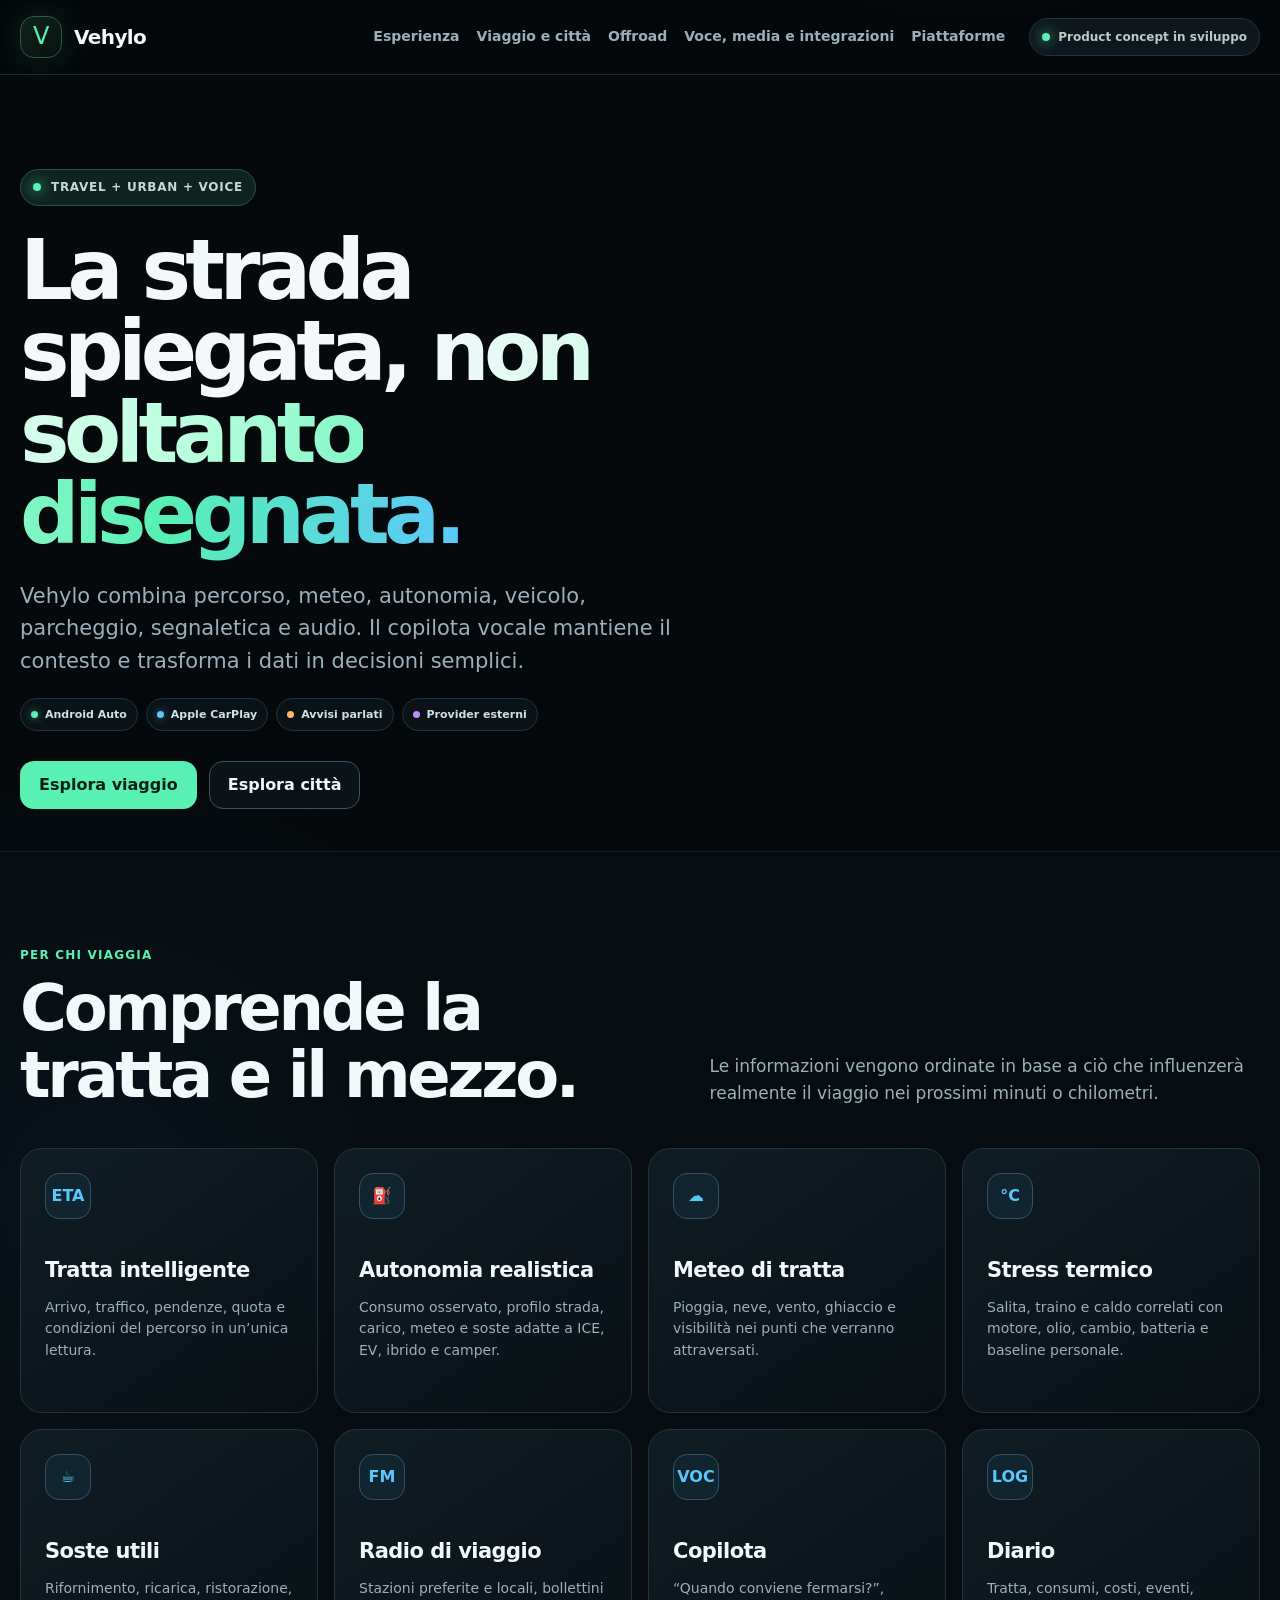
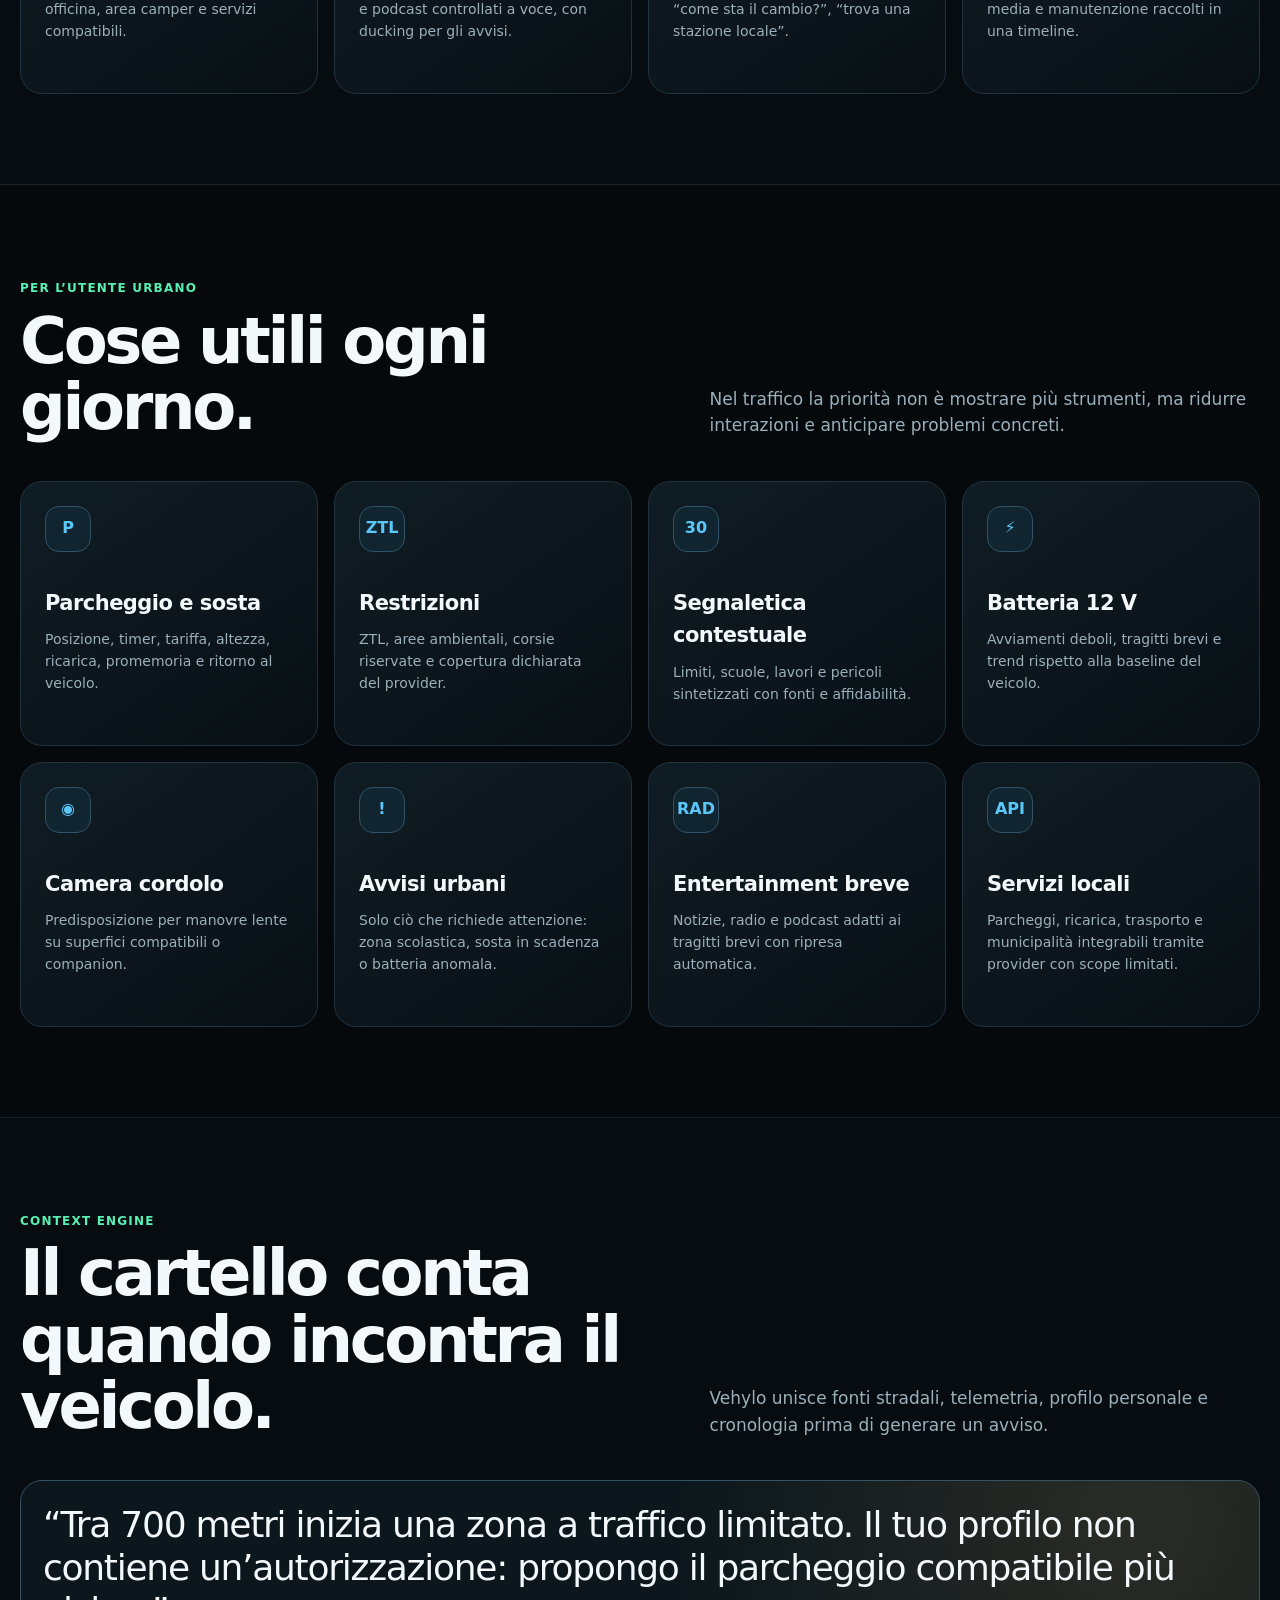
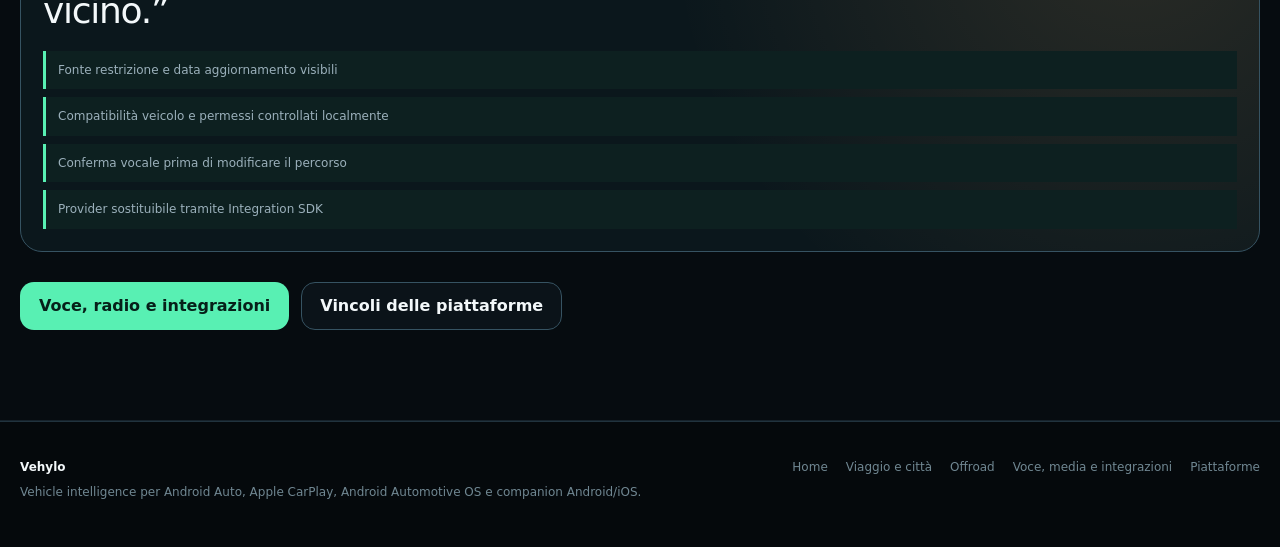
<file: viaggio-urbano.html>
<!doctype html><html lang="it" data-theme="dark"><head><meta charset="utf-8"><meta name="viewport" content="width=device-width,initial-scale=1"><meta name="theme-color" content="#050a0d"><meta name="color-scheme" content="dark"><meta name="description" content="Vehylo per viaggio e città: autonomia, traffico, meteo, parcheggi, segnaletica, web radio, voce e avvisi."><title>Vehylo — Viaggio e città</title><link rel="stylesheet" href="assets/vehylo-v2-base.css"><link rel="stylesheet" href="assets/vehylo-v2-components-1.css"><link rel="stylesheet" href="assets/vehylo-v2-components-2.css"><link rel="stylesheet" href="assets/vehylo-v2-components-3.css"><link rel="stylesheet" href="assets/vehylo-v2-components-4.css"><link rel="stylesheet" href="assets/vehylo-v3.css"><link rel="stylesheet" href="assets/vehylo-v4.css"></head><body><header class="topbar"><div class="container nav"><a class="brand" href="index.html"><span class="logo">V</span><span>Vehylo</span></a><nav class="navlinks" aria-label="Navigazione principale"><a href="index.html#esperienza">Esperienza</a><a href="viaggio-urbano.html">Viaggio e città</a><a href="offroad.html">Offroad</a><a href="voice-media-integrations.html">Voce, media e integrazioni</a><a href="platform.html">Piattaforme</a></nav><span class="nav-status"><span class="pulse"></span> Product concept in sviluppo</span><a class="menu-button" href="#mobile-nav" aria-label="Apri navigazione">☰</a></div><div class="mobile-nav" id="mobile-nav"><div class="container"><a href="index.html">Home</a><a href="viaggio-urbano.html">Viaggio e città</a><a href="offroad.html">Offroad</a><a href="voice-media-integrations.html">Voce, media e integrazioni</a><a href="platform.html">Piattaforme</a></div></div></header><main><section class="hero page-hero-compact"><div class="container"><span class="eyebrow"><span class="pulse"></span> TRAVEL + URBAN + VOICE</span><h1>La strada spiegata, <span class="gradient-text">non soltanto disegnata.</span></h1><p class="hero-copy">Vehylo combina percorso, meteo, autonomia, veicolo, parcheggio, segnaletica e audio. Il copilota vocale mantiene il contesto e trasforma i dati in decisioni semplici.</p><div class="platform-badges"><span class="platform-badge">Android Auto</span><span class="platform-badge apple">Apple CarPlay</span><span class="platform-badge voice">Avvisi parlati</span><span class="platform-badge sdk">Provider esterni</span></div><div class="hero-actions"><a class="button" href="#viaggio">Esplora viaggio</a><a class="button secondary" href="#urbano">Esplora città</a></div></div></section><section class="section soft" id="viaggio"><div class="container"><div class="section-heading"><div><span class="section-kicker">Per chi viaggia</span><h2>Comprende la tratta e il mezzo.</h2></div><p>Le informazioni vengono ordinate in base a ciò che influenzerà realmente il viaggio nei prossimi minuti o chilometri.</p></div><div class="feature-grid-4"><article class="feature-card"><div class="feature-icon">ETA</div><h3>Tratta intelligente</h3><p>Arrivo, traffico, pendenze, quota e condizioni del percorso in un’unica lettura.</p></article><article class="feature-card"><div class="feature-icon">⛽</div><h3>Autonomia realistica</h3><p>Consumo osservato, profilo strada, carico, meteo e soste adatte a ICE, EV, ibrido e camper.</p></article><article class="feature-card"><div class="feature-icon">☁</div><h3>Meteo di tratta</h3><p>Pioggia, neve, vento, ghiaccio e visibilità nei punti che verranno attraversati.</p></article><article class="feature-card"><div class="feature-icon">°C</div><h3>Stress termico</h3><p>Salita, traino e caldo correlati con motore, olio, cambio, batteria e baseline personale.</p></article><article class="feature-card"><div class="feature-icon">☕</div><h3>Soste utili</h3><p>Rifornimento, ricarica, ristorazione, officina, area camper e servizi compatibili.</p></article><article class="feature-card"><div class="feature-icon">FM</div><h3>Radio di viaggio</h3><p>Stazioni preferite e locali, bollettini e podcast controllati a voce, con ducking per gli avvisi.</p></article><article class="feature-card"><div class="feature-icon">VOC</div><h3>Copilota</h3><p>“Quando conviene fermarsi?”, “come sta il cambio?”, “trova una stazione locale”.</p></article><article class="feature-card"><div class="feature-icon">LOG</div><h3>Diario</h3><p>Tratta, consumi, costi, eventi, media e manutenzione raccolti in una timeline.</p></article></div></div></section><section class="section" id="urbano"><div class="container"><div class="section-heading"><div><span class="section-kicker">Per l’utente urbano</span><h2>Cose utili ogni giorno.</h2></div><p>Nel traffico la priorità non è mostrare più strumenti, ma ridurre interazioni e anticipare problemi concreti.</p></div><div class="feature-grid-4"><article class="feature-card"><div class="feature-icon">P</div><h3>Parcheggio e sosta</h3><p>Posizione, timer, tariffa, altezza, ricarica, promemoria e ritorno al veicolo.</p></article><article class="feature-card"><div class="feature-icon">ZTL</div><h3>Restrizioni</h3><p>ZTL, aree ambientali, corsie riservate e copertura dichiarata del provider.</p></article><article class="feature-card"><div class="feature-icon">30</div><h3>Segnaletica contestuale</h3><p>Limiti, scuole, lavori e pericoli sintetizzati con fonti e affidabilità.</p></article><article class="feature-card"><div class="feature-icon">⚡</div><h3>Batteria 12 V</h3><p>Avviamenti deboli, tragitti brevi e trend rispetto alla baseline del veicolo.</p></article><article class="feature-card"><div class="feature-icon">◉</div><h3>Camera cordolo</h3><p>Predisposizione per manovre lente su superfici compatibili o companion.</p></article><article class="feature-card"><div class="feature-icon">!</div><h3>Avvisi urbani</h3><p>Solo ciò che richiede attenzione: zona scolastica, sosta in scadenza o batteria anomala.</p></article><article class="feature-card"><div class="feature-icon">RAD</div><h3>Entertainment breve</h3><p>Notizie, radio e podcast adatti ai tragitti brevi con ripresa automatica.</p></article><article class="feature-card"><div class="feature-icon">API</div><h3>Servizi locali</h3><p>Parcheggi, ricarica, trasporto e municipalità integrabili tramite provider con scope limitati.</p></article></div></div></section><section class="section soft"><div class="container"><div class="section-heading"><div><span class="section-kicker">Context engine</span><h2>Il cartello conta quando incontra il veicolo.</h2></div><p>Vehylo unisce fonti stradali, telemetria, profilo personale e cronologia prima di generare un avviso.</p></div><div class="alert-story"><div class="quote">“Tra 700 metri inizia una zona a traffico limitato. Il tuo profilo non contiene un’autorizzazione: propongo il parcheggio compatibile più vicino.”</div><div class="explain"><div>Fonte restrizione e data aggiornamento visibili</div><div>Compatibilità veicolo e permessi controllati localmente</div><div>Conferma vocale prima di modificare il percorso</div><div>Provider sostituibile tramite Integration SDK</div></div></div><div class="hero-actions"><a class="button" href="voice-media-integrations.html">Voce, radio e integrazioni</a><a class="button secondary" href="platform.html">Vincoli delle piattaforme</a></div></div></section></main><footer><div class="container footer-grid"><div><div class="footer-brand">Vehylo</div><div>Vehicle intelligence per Android Auto, Apple CarPlay, Android Automotive OS e companion Android/iOS.</div></div><div class="footer-links"><a href="index.html">Home</a><a href="viaggio-urbano.html">Viaggio e città</a><a href="offroad.html">Offroad</a><a href="voice-media-integrations.html">Voce, media e integrazioni</a><a href="platform.html">Piattaforme</a></div></div></footer></body></html>
</file>
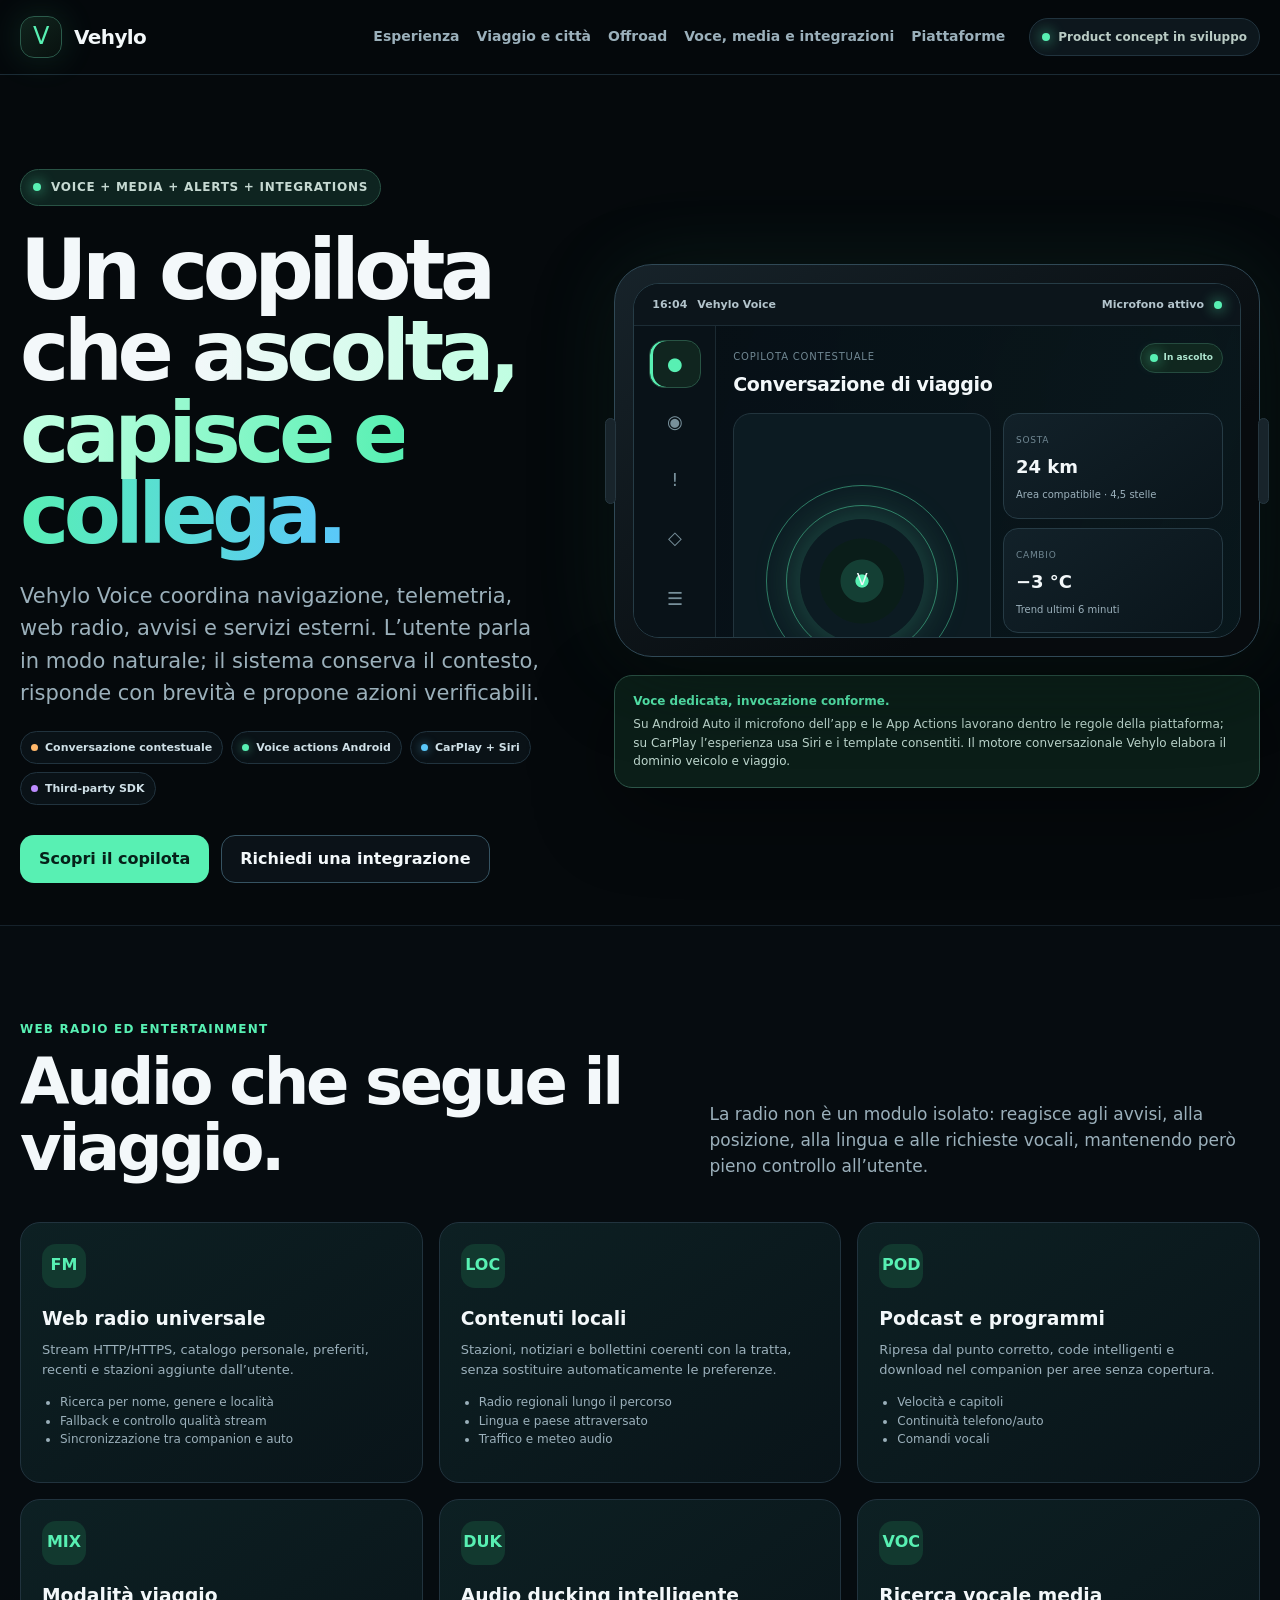
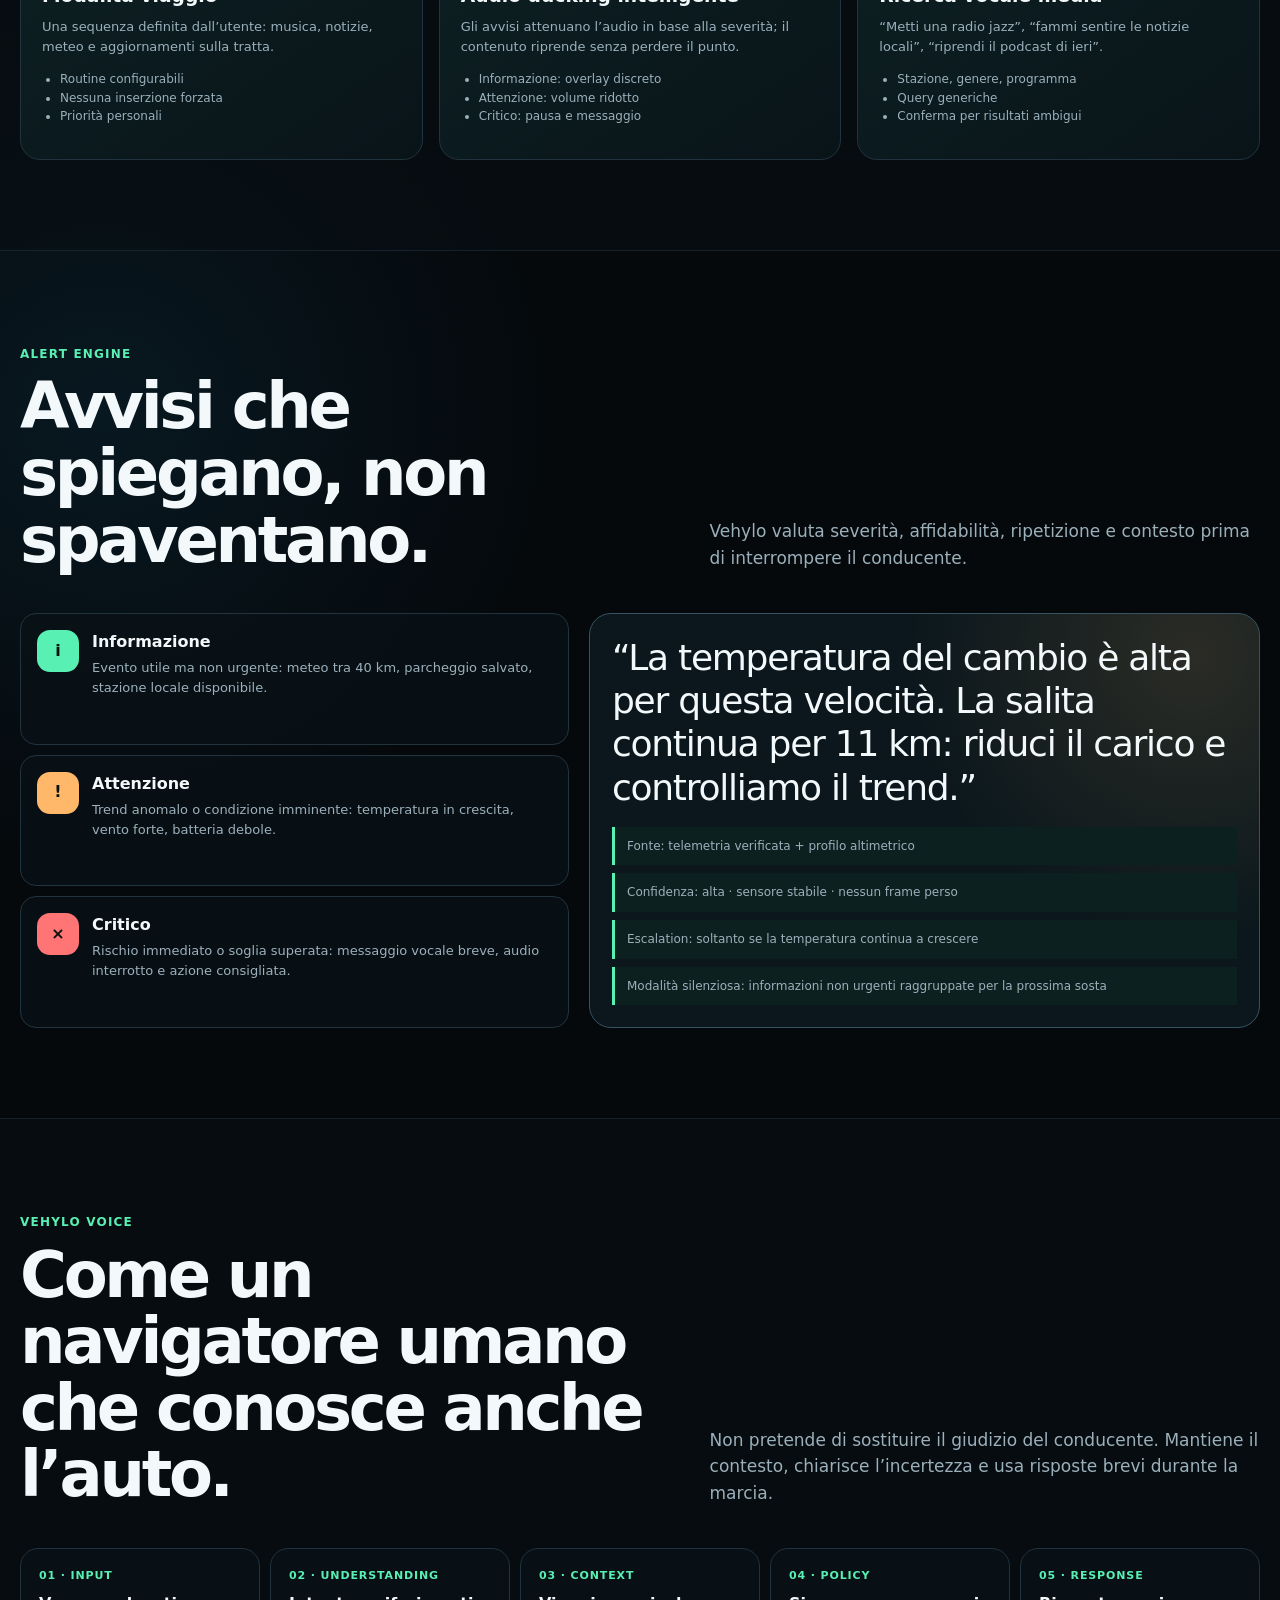
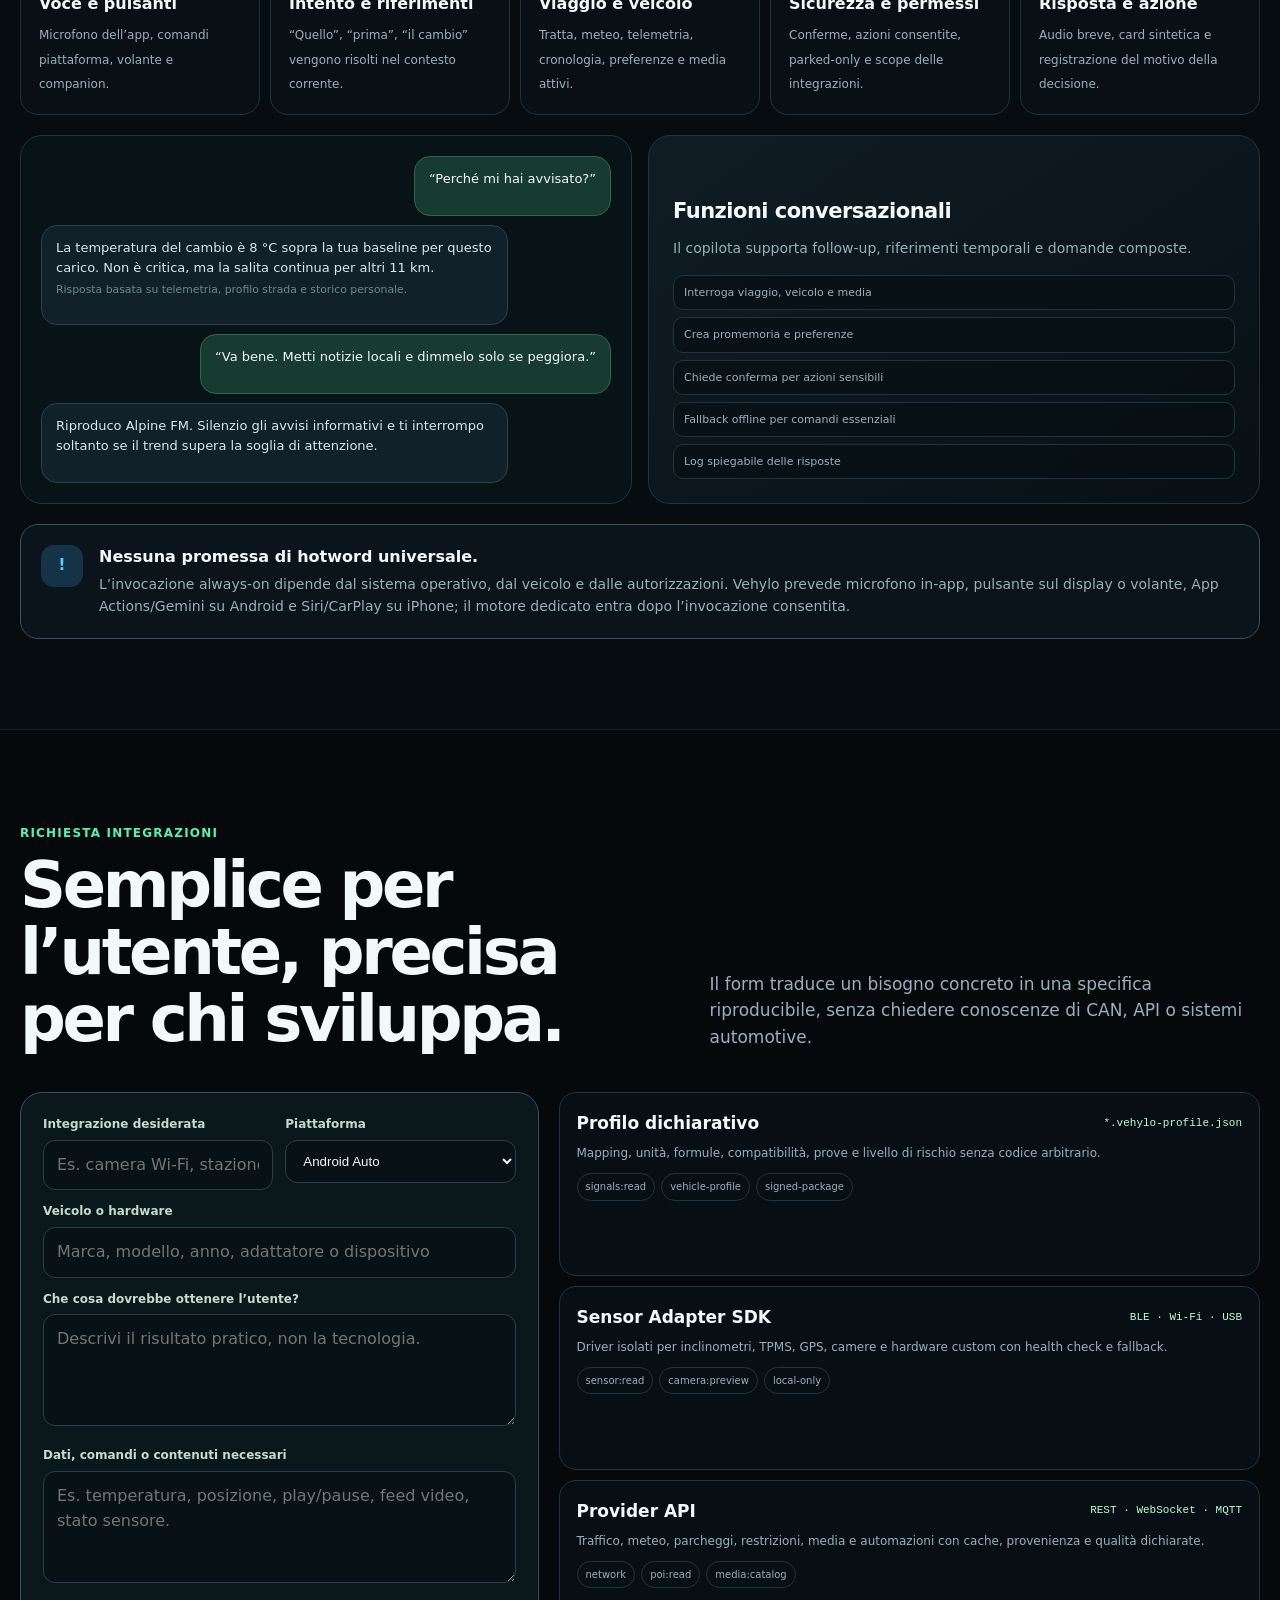
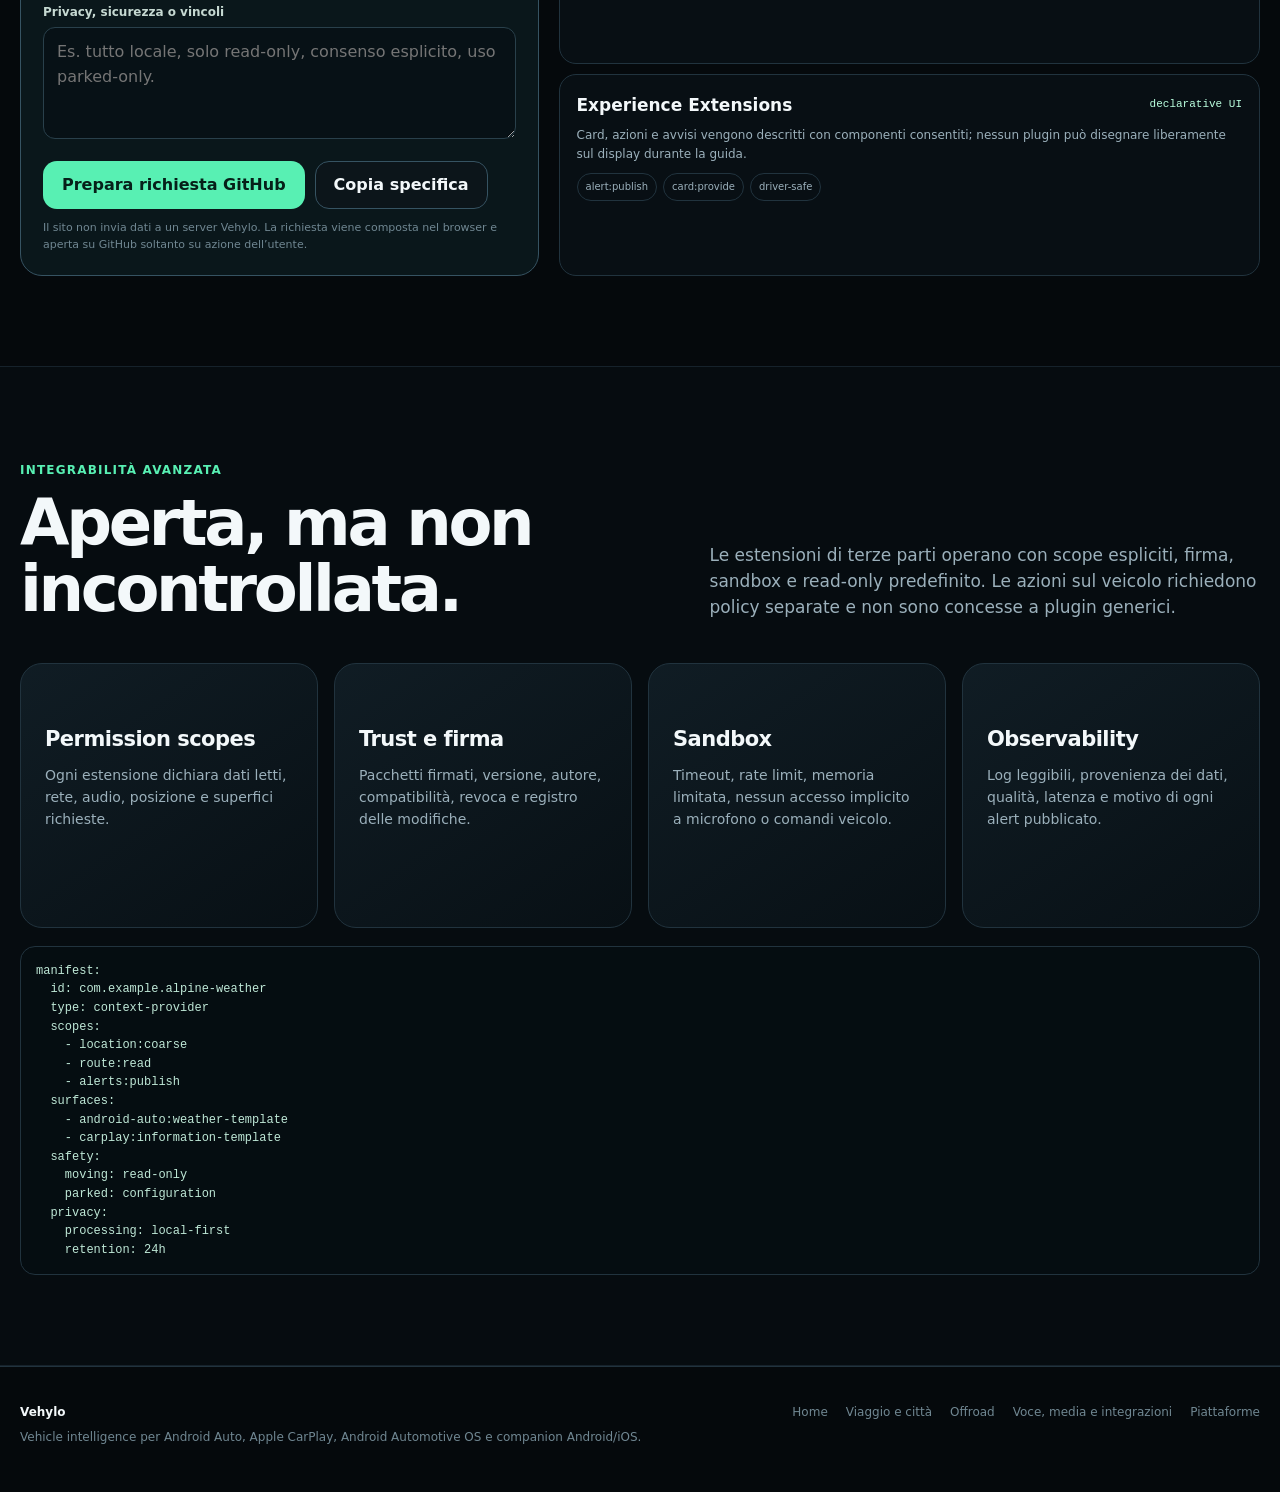
<file: voice-media-integrations.html>
<!doctype html><html lang="it" data-theme="dark"><head><meta charset="utf-8"><meta name="viewport" content="width=device-width,initial-scale=1"><meta name="theme-color" content="#050a0d"><meta name="color-scheme" content="dark"><meta name="description" content="Vehylo Voice, web radio, entertainment, alert engine e piattaforma di integrazione per utenti e terze parti."><title>Vehylo — Voce, web radio, avvisi e integrazioni</title><link rel="stylesheet" href="assets/vehylo-v2-base.css"><link rel="stylesheet" href="assets/vehylo-v2-components-1.css"><link rel="stylesheet" href="assets/vehylo-v2-components-2.css"><link rel="stylesheet" href="assets/vehylo-v2-components-3.css"><link rel="stylesheet" href="assets/vehylo-v2-components-4.css"><link rel="stylesheet" href="assets/vehylo-v3.css"><link rel="stylesheet" href="assets/vehylo-v4.css"></head><body><header class="topbar"><div class="container nav"><a class="brand" href="index.html"><span class="logo">V</span><span>Vehylo</span></a><nav class="navlinks" aria-label="Navigazione principale"><a href="index.html#esperienza">Esperienza</a><a href="viaggio-urbano.html">Viaggio e città</a><a href="offroad.html">Offroad</a><a href="voice-media-integrations.html">Voce, media e integrazioni</a><a href="platform.html">Piattaforme</a></nav><span class="nav-status"><span class="pulse"></span> Product concept in sviluppo</span><a class="menu-button" href="#mobile-nav" aria-label="Apri navigazione">☰</a></div><div class="mobile-nav" id="mobile-nav"><div class="container"><a href="index.html">Home</a><a href="viaggio-urbano.html">Viaggio e città</a><a href="offroad.html">Offroad</a><a href="voice-media-integrations.html">Voce, media e integrazioni</a><a href="platform.html">Piattaforme</a></div></div></header><main id="top"><section class="hero page-hero-compact"><div class="container hero-grid"><div><span class="eyebrow"><span class="pulse"></span> VOICE + MEDIA + ALERTS + INTEGRATIONS</span><h1>Un copilota che <span class="gradient-text">ascolta, capisce e collega.</span></h1><p class="hero-copy">Vehylo Voice coordina navigazione, telemetria, web radio, avvisi e servizi esterni. L’utente parla in modo naturale; il sistema conserva il contesto, risponde con brevità e propone azioni verificabili.</p><div class="platform-badges"><span class="platform-badge voice">Conversazione contestuale</span><span class="platform-badge">Voice actions Android</span><span class="platform-badge apple">CarPlay + Siri</span><span class="platform-badge sdk">Third-party SDK</span></div><div class="hero-actions"><a class="button" href="#copilota">Scopri il copilota</a><a class="button secondary" href="#richiesta">Richiedi una integrazione</a></div></div><div><div class="headunit-shell"><div class="headunit"><div class="headunit-status"><div class="left"><span>16:04</span><span>Vehylo Voice</span></div><div class="right"><span>Microfono attivo</span><span class="pulse"></span></div></div><div class="headunit-body"><aside class="car-rail"><span class="rail-icon active">●</span><span class="rail-icon">◉</span><span class="rail-icon">!</span><span class="rail-icon">◇</span><span class="rail-icon bottom">☰</span></aside><div class="car-content"><div class="car-topline"><div class="car-title"><small>COPILOTA CONTESTUALE</small><strong>Conversazione di viaggio</strong></div><span class="drive-badge"><span class="pulse"></span> In ascolto</span></div><div class="cockpit-grid"><div class="cockpit-main"><div class="voice-orb">V</div><div class="voice-transcript">“Sì, trova una sosta con ristorante e dimmi se il cambio si raffredda.”</div></div><div class="cockpit-side"><div class="cockpit-card"><small>Sosta</small><strong>24 km</strong><span>Area compatibile · 4,5 stelle</span></div><div class="cockpit-card"><small>Cambio</small><strong>−3 °C</strong><span>Trend ultimi 6 minuti</span></div><div class="cockpit-card"><small>Radio</small><strong>In pausa</strong><span>Riprende dopo la risposta</span></div></div></div></div></div></div></div><div class="floating-note"><strong>Voce dedicata, invocazione conforme.</strong>Su Android Auto il microfono dell’app e le App Actions lavorano dentro le regole della piattaforma; su CarPlay l’esperienza usa Siri e i template consentiti. Il motore conversazionale Vehylo elabora il dominio veicolo e viaggio.</div></div></div></section><section class="section soft" id="entertainment"><div class="container"><div class="section-heading"><div><span class="section-kicker">Web radio ed entertainment</span><h2>Audio che segue il viaggio.</h2></div><p>La radio non è un modulo isolato: reagisce agli avvisi, alla posizione, alla lingua e alle richieste vocali, mantenendo però pieno controllo all’utente.</p></div><div class="entertainment-grid"><article class="ent-card"><div class="icon">FM</div><h3>Web radio universale</h3><p>Stream HTTP/HTTPS, catalogo personale, preferiti, recenti e stazioni aggiunte dall’utente.</p><ul><li>Ricerca per nome, genere e località</li><li>Fallback e controllo qualità stream</li><li>Sincronizzazione tra companion e auto</li></ul></article><article class="ent-card"><div class="icon">LOC</div><h3>Contenuti locali</h3><p>Stazioni, notiziari e bollettini coerenti con la tratta, senza sostituire automaticamente le preferenze.</p><ul><li>Radio regionali lungo il percorso</li><li>Lingua e paese attraversato</li><li>Traffico e meteo audio</li></ul></article><article class="ent-card"><div class="icon">POD</div><h3>Podcast e programmi</h3><p>Ripresa dal punto corretto, code intelligenti e download nel companion per aree senza copertura.</p><ul><li>Velocità e capitoli</li><li>Continuità telefono/auto</li><li>Comandi vocali</li></ul></article><article class="ent-card"><div class="icon">MIX</div><h3>Modalità viaggio</h3><p>Una sequenza definita dall’utente: musica, notizie, meteo e aggiornamenti sulla tratta.</p><ul><li>Routine configurabili</li><li>Nessuna inserzione forzata</li><li>Priorità personali</li></ul></article><article class="ent-card"><div class="icon">DUK</div><h3>Audio ducking intelligente</h3><p>Gli avvisi attenuano l’audio in base alla severità; il contenuto riprende senza perdere il punto.</p><ul><li>Informazione: overlay discreto</li><li>Attenzione: volume ridotto</li><li>Critico: pausa e messaggio</li></ul></article><article class="ent-card"><div class="icon">VOC</div><h3>Ricerca vocale media</h3><p>“Metti una radio jazz”, “fammi sentire le notizie locali”, “riprendi il podcast di ieri”.</p><ul><li>Stazione, genere, programma</li><li>Query generiche</li><li>Conferma per risultati ambigui</li></ul></article></div></div></section><section class="section" id="avvisi"><div class="container"><div class="section-heading"><div><span class="section-kicker">Alert engine</span><h2>Avvisi che spiegano, non spaventano.</h2></div><p>Vehylo valuta severità, affidabilità, ripetizione e contesto prima di interrompere il conducente.</p></div><div class="alert-board"><div class="alert-levels"><div class="alert-level"><div class="alert-dot">i</div><div><strong>Informazione</strong><p>Evento utile ma non urgente: meteo tra 40 km, parcheggio salvato, stazione locale disponibile.</p></div></div><div class="alert-level warning"><div class="alert-dot">!</div><div><strong>Attenzione</strong><p>Trend anomalo o condizione imminente: temperatura in crescita, vento forte, batteria debole.</p></div></div><div class="alert-level critical"><div class="alert-dot">×</div><div><strong>Critico</strong><p>Rischio immediato o soglia superata: messaggio vocale breve, audio interrotto e azione consigliata.</p></div></div></div><div class="alert-story"><div class="quote">“La temperatura del cambio è alta per questa velocità. La salita continua per 11 km: riduci il carico e controlliamo il trend.”</div><div class="explain"><div>Fonte: telemetria verificata + profilo altimetrico</div><div>Confidenza: alta · sensore stabile · nessun frame perso</div><div>Escalation: soltanto se la temperatura continua a crescere</div><div>Modalità silenziosa: informazioni non urgenti raggruppate per la prossima sosta</div></div></div></div></div></section><section class="section soft" id="copilota"><div class="container"><div class="section-heading"><div><span class="section-kicker">Vehylo Voice</span><h2>Come un navigatore umano che conosce anche l’auto.</h2></div><p>Non pretende di sostituire il giudizio del conducente. Mantiene il contesto, chiarisce l’incertezza e usa risposte brevi durante la marcia.</p></div><div class="voice-architecture"><div class="voice-layer"><b>01 · Input</b><strong>Voce e pulsanti</strong><span>Microfono dell’app, comandi piattaforma, volante e companion.</span></div><div class="voice-layer"><b>02 · Understanding</b><strong>Intento e riferimenti</strong><span>“Quello”, “prima”, “il cambio” vengono risolti nel contesto corrente.</span></div><div class="voice-layer"><b>03 · Context</b><strong>Viaggio e veicolo</strong><span>Tratta, meteo, telemetria, cronologia, preferenze e media attivi.</span></div><div class="voice-layer"><b>04 · Policy</b><strong>Sicurezza e permessi</strong><span>Conferme, azioni consentite, parked-only e scope delle integrazioni.</span></div><div class="voice-layer"><b>05 · Response</b><strong>Risposta e azione</strong><span>Audio breve, card sintetica e registrazione del motivo della decisione.</span></div></div><div class="feature-grid-2" style="margin-top:20px"><div class="voice-dialogue"><div class="bubble user">“Perché mi hai avvisato?”</div><div class="bubble ai">La temperatura del cambio è 8 °C sopra la tua baseline per questo carico. Non è critica, ma la salita continua per altri 11 km.<small>Risposta basata su telemetria, profilo strada e storico personale.</small></div><div class="bubble user">“Va bene. Metti notizie locali e dimmelo solo se peggiora.”</div><div class="bubble ai">Riproduco Alpine FM. Silenzio gli avvisi informativi e ti interrompo soltanto se il trend supera la soglia di attenzione.</div></div><article class="feature-card"><h3>Funzioni conversazionali</h3><p>Il copilota supporta follow-up, riferimenti temporali e domande composte.</p><div class="mini-flow"><span>Interroga viaggio, veicolo e media</span><span>Crea promemoria e preferenze</span><span>Chiede conferma per azioni sensibili</span><span>Fallback offline per comandi essenziali</span><span>Log spiegabile delle risposte</span></div></article></div><div class="truth-box" style="margin-top:20px"><div class="truth-icon">!</div><div><strong>Nessuna promessa di hotword universale.</strong><p>L’invocazione always-on dipende dal sistema operativo, dal veicolo e dalle autorizzazioni. Vehylo prevede microfono in-app, pulsante sul display o volante, App Actions/Gemini su Android e Siri/CarPlay su iPhone; il motore dedicato entra dopo l’invocazione consentita.</p></div></div></div></section><section class="section" id="richiesta"><div class="container"><div class="section-heading"><div><span class="section-kicker">Richiesta integrazioni</span><h2>Semplice per l’utente, precisa per chi sviluppa.</h2></div><p>Il form traduce un bisogno concreto in una specifica riproducibile, senza chiedere conoscenze di CAN, API o sistemi automotive.</p></div><div class="integration-layout"><form class="integration-form" id="integrationRequestForm"><div class="form-grid"><div class="field"><label for="integration">Integrazione desiderata</label><input id="integration" name="integration" placeholder="Es. camera Wi-Fi, stazione radio, sensore TPMS"></div><div class="field"><label for="platform">Piattaforma</label><select id="platform" name="platform"><option>Android Auto</option><option>Apple CarPlay</option><option>Companion Android</option><option>Companion iPhone</option><option>Android Automotive OS</option><option>Display dedicato</option><option>Più piattaforme</option></select></div><div class="field full"><label for="vehicle">Veicolo o hardware</label><input id="vehicle" name="vehicle" placeholder="Marca, modello, anno, adattatore o dispositivo"></div><div class="field full"><label for="goal">Che cosa dovrebbe ottenere l’utente?</label><textarea id="goal" name="goal" placeholder="Descrivi il risultato pratico, non la tecnologia."></textarea></div><div class="field full"><label for="data">Dati, comandi o contenuti necessari</label><textarea id="data" name="data" placeholder="Es. temperatura, posizione, play/pause, feed video, stato sensore."></textarea></div><div class="field full"><label for="privacy">Privacy, sicurezza o vincoli</label><textarea id="privacy" name="privacy" placeholder="Es. tutto locale, solo read-only, consenso esplicito, uso parked-only."></textarea></div></div><div class="form-actions"><button class="button" type="submit">Prepara richiesta GitHub</button><button class="button secondary" type="button" id="copyIntegrationSpec">Copia specifica</button></div><div class="form-note">Il sito non invia dati a un server Vehylo. La richiesta viene composta nel browser e aperta su GitHub soltanto su azione dell’utente.</div><div class="integration-result" id="integrationResult"></div></form><div class="sdk-stack"><div class="sdk-card"><header><h3>Profilo dichiarativo</h3><code>*.vehylo-profile.json</code></header><p>Mapping, unità, formule, compatibilità, prove e livello di rischio senza codice arbitrario.</p><div class="scope-list"><span>signals:read</span><span>vehicle-profile</span><span>signed-package</span></div></div><div class="sdk-card"><header><h3>Sensor Adapter SDK</h3><code>BLE · Wi-Fi · USB</code></header><p>Driver isolati per inclinometri, TPMS, GPS, camere e hardware custom con health check e fallback.</p><div class="scope-list"><span>sensor:read</span><span>camera:preview</span><span>local-only</span></div></div><div class="sdk-card"><header><h3>Provider API</h3><code>REST · WebSocket · MQTT</code></header><p>Traffico, meteo, parcheggi, restrizioni, media e automazioni con cache, provenienza e qualità dichiarate.</p><div class="scope-list"><span>network</span><span>poi:read</span><span>media:catalog</span></div></div><div class="sdk-card"><header><h3>Experience Extensions</h3><code>declarative UI</code></header><p>Card, azioni e avvisi vengono descritti con componenti consentiti; nessun plugin può disegnare liberamente sul display durante la guida.</p><div class="scope-list"><span>alert:publish</span><span>card:provide</span><span>driver-safe</span></div></div></div></div></div></section><section class="section soft" id="sdk"><div class="container"><div class="section-heading"><div><span class="section-kicker">Integrabilità avanzata</span><h2>Aperta, ma non incontrollata.</h2></div><p>Le estensioni di terze parti operano con scope espliciti, firma, sandbox e read-only predefinito. Le azioni sul veicolo richiedono policy separate e non sono concesse a plugin generici.</p></div><div class="feature-grid-4"><article class="feature-card"><h3>Permission scopes</h3><p>Ogni estensione dichiara dati letti, rete, audio, posizione e superfici richieste.</p></article><article class="feature-card"><h3>Trust e firma</h3><p>Pacchetti firmati, versione, autore, compatibilità, revoca e registro delle modifiche.</p></article><article class="feature-card"><h3>Sandbox</h3><p>Timeout, rate limit, memoria limitata, nessun accesso implicito a microfono o comandi veicolo.</p></article><article class="feature-card"><h3>Observability</h3><p>Log leggibili, provenienza dei dati, qualità, latenza e motivo di ogni alert pubblicato.</p></article></div><div class="code-block" style="margin-top:18px">manifest:
  id: com.example.alpine-weather
  type: context-provider
  scopes:
    - location:coarse
    - route:read
    - alerts:publish
  surfaces:
    - android-auto:weather-template
    - carplay:information-template
  safety:
    moving: read-only
    parked: configuration
  privacy:
    processing: local-first
    retention: 24h</div></div></section></main><footer><div class="container footer-grid"><div><div class="footer-brand">Vehylo</div><div>Vehicle intelligence per Android Auto, Apple CarPlay, Android Automotive OS e companion Android/iOS.</div></div><div class="footer-links"><a href="index.html">Home</a><a href="viaggio-urbano.html">Viaggio e città</a><a href="offroad.html">Offroad</a><a href="voice-media-integrations.html">Voce, media e integrazioni</a><a href="platform.html">Piattaforme</a></div></div></footer><script src="assets/vehylo-v4.js" defer></script></body></html>
</file>
<file: assets/vehylo-v2-base.css>
:root {
      --bg: #05090c;
      --bg-soft: #091117;
      --surface: #0c151b;
      --surface-2: #111e26;
      --surface-3: #162630;
      --line: #21333e;
      --line-strong: #365362;
      --text: #f3f8fa;
      --muted: #9bb0bb;
      --muted-2: #708792;
      --green: #58f0b3;
      --green-soft: #183e32;
      --blue: #5ac8fa;
      --blue-soft: #143346;
      --orange: #ffb76a;
      --red: #ff7474;
      --yellow: #f6dc72;
      --radius-sm: 12px;
      --radius: 20px;
      --radius-lg: 32px;
      --shadow: 0 24px 80px rgba(0, 0, 0, .42);
      --max: 1240px;
    }

    * { box-sizing: border-box; }
    html { scroll-behavior: smooth; }
    body {
      margin: 0;
      min-width: 320px;
      color: var(--text);
      background:
        radial-gradient(circle at 76% -12%, rgba(31, 128, 101, .28), transparent 31rem),
        radial-gradient(circle at 8% 32%, rgba(20, 77, 106, .22), transparent 28rem),
        var(--bg);
      font-family: Inter, ui-sans-serif, system-ui, -apple-system, BlinkMacSystemFont, "Segoe UI", sans-serif;
      line-height: 1.55;
      -webkit-font-smoothing: antialiased;
    }

    a { color: inherit; text-decoration: none; }
    button, input, textarea { font: inherit; }
    button { color: inherit; }
    img, svg { max-width: 100%; }
    section { scroll-margin-top: 88px; }

    .container {
      width: min(var(--max), calc(100% - 36px));
      margin-inline: auto;
    }

    .topbar {
      position: sticky;
      top: 0;
      z-index: 100;
      background: rgba(5, 9, 12, .82);
      border-bottom: 1px solid rgba(54, 83, 98, .48);
      backdrop-filter: blur(18px);
    }

    .nav {
      min-height: 74px;
      display: flex;
      align-items: center;
      gap: 24px;
    }

    .brand {
      display: inline-flex;
      align-items: center;
      gap: 12px;
      font-size: 20px;
      font-weight: 850;
      letter-spacing: -.03em;
    }

    .logo {
      width: 42px;
      height: 42px;
      display: grid;
      place-items: center;
      border: 1px solid #2b5b4b;
      border-radius: 14px;
      color: var(--green);
      background: linear-gradient(145deg, #10241d, #08110f);
      box-shadow: 0 0 36px rgba(88, 240, 179, .14);
      font-weight: 500;
      font-size: 24px;
    }

    .navlinks {
      margin-left: auto;
      display: flex;
      align-items: center;
      gap: 22px;
      color: var(--muted);
      font-size: 14px;
      font-weight: 650;
    }

    .navlinks a:hover { color: var(--text); }

    .nav-status {
      display: inline-flex;
      align-items: center;
      gap: 8px;
      padding: 9px 12px;
      border: 1px solid var(--line);
      border-radius: 999px;
      color: #b9cbc4;
      background: rgba(17, 30, 38, .72);
      font-size: 12px;
      font-weight: 700;
    }

    .pulse {
      width: 8px;
      height: 8px;
      border-radius: 50%;
      background: var(--green);
      box-shadow: 0 0 14px var(--green);
    }

    .menu-button { display: none; }

    .hero {
      padding: 94px 0 72px;
      overflow: hidden;
    }

    .hero-grid {
      display: grid;
      grid-template-columns: .92fr 1.08fr;
      align-items: center;
      gap: 66px;
    }

    .eyebrow {
      display: inline-flex;
      align-items: center;
      gap: 10px;
      color: #c6d9d2;
      background: rgba(19, 48, 40, .7);
      border: 1px solid #295345;
      border-radius: 999px;
      padding: 8px 12px;
      font-size: 12px;
      font-weight: 750;
      letter-spacing: .06em;
      text-transform: uppercase;
    }

    h1, h2, h3, p { margin-top: 0; }

    h1 {
      margin: 24px 0 24px;
      max-width: 780px;
      font-size: clamp(48px, 6.5vw, 88px);
      line-height: .98;
      letter-spacing: -.067em;
    }

    .gradient-text {
      color: transparent;
      background: linear-gradient(92deg, var(--text) 0%, #baffdf 35%, var(--green) 68%, var(--blue) 100%);
      -webkit-background-clip: text;
      background-clip: text;
    }

    .hero-copy {
      max-width: 680px;
      color: var(--muted);
      font-size: clamp(17px, 2vw, 21px);
    }

    .hero-actions {
      display: flex;
      flex-wrap: wrap;
      gap: 12px;
      margin-top: 30px;
    }

    .button {
      min-height: 48px;
      display: inline-flex;
      align-items: center;
      justify-content: center;
      gap: 9px;
      padding: 0 18px;
      border: 1px solid transparent;
      border-radius: 14px;
      background: var(--green);
      color: #062019;
      font-weight: 850;
      cursor: pointer;
      transition: transform .18s ease, border-color .18s ease, background .18s ease;
    }

    .button:hover { transform: translateY(-2px); }
    .button.secondary {
      color: var(--text);
      border-color: var(--line-strong);
      background: rgba(12, 21, 27, .84);
    }

    .hero-meta {
      display: grid;
      grid-template-columns: repeat(3, minmax(0, 1fr));
      gap: 10px;
      margin-top: 34px;
      max-width: 640px;
    }

    .meta-card {
      min-height: 92px;
      padding: 15px;
      border: 1px solid var(--line);
      border-radius: 16px;
      background: rgba(9, 17, 23, .76);
    }

    .meta-card strong { display: block; font-size: 15px; }
    .meta-card span { color: var(--muted-2); font-size: 12px; }

    .headunit-shell {
      position: relative;
      padding: 18px;
      border: 1px solid #304956;
      border-radius: 38px;
      background: linear-gradient(145deg, #17232a, #070b0e 70%);
      box-shadow: var(--shadow), 0 0 90px rgba(88, 240, 179, .09);
    }

    .headunit-shell::before,
    .headunit-shell::after {
      content: "";
      position: absolute;
      top: 50%;
      width: 9px;
      height: 84px;
      border-radius: 8px;
      background: #18242b;
      border: 1px solid #263740;
      transform: translateY(-50%);
    }
    .headunit-shell::before { left: -10px; }
    .headunit-shell::after { right: -10px; }

    .headunit {
      position: relative;
      aspect-ratio: 16 / 9.35;
      overflow: hidden;
      border: 1px solid #263c46;
      border-radius: 26px;
      background: #071016;
    }

    .headunit-status {
      height: 42px;
      display: flex;
      align-items: center;
      justify-content: space-between;
      gap: 12px;
      padding: 0 18px;
      color: #b3c4cc;
      background: #0c151b;
      border-bottom: 1px solid #1c2c35;
      font-size: 11px;
      font-weight: 720;
    }

    .headunit-status .left,
    .headunit-status .right { display: flex; align-items: center; gap: 10px; }

    .signal-bars { display: inline-flex; gap: 2px; align-items: end; height: 13px; }
    .signal-bars i { display: block; width: 3px; background: #cfe0e7; border-radius: 2px; }
    .signal-bars i:nth-child(1) { height: 4px; }
    .signal-bars i:nth-child(2) { height: 7px; }
    .signal-bars i:nth-child(3) { height: 10px; }
    .signal-bars i:nth-child(4) { height: 13px; }

    .headunit-body {
      display: grid;
      grid-template-columns: 82px 1fr;
      height: calc(100% - 42px);
    }

    .car-rail {
      display: flex;
      flex-direction: column;
      align-items: center;
      gap: 10px;
      padding: 14px 10px;
      background: #091218;
      border-right: 1px solid #1b2a32;
    }

    .rail-icon {
      width: 52px;
      height: 48px;
      display: grid;
      place-items: center;
      border: 1px solid transparent;
      border-radius: 15px;
      color: #78909b;
      background: transparent;
      font-size: 18px;
    }

    .rail-icon.active {
      color: var(--green);
      background: #10251f;
      border-color: #285444;
      box-shadow: inset 3px 0 0 var(--green);
    }

    .rail-icon.bottom { margin-top: auto; }

    .car-content {
      position: relative;
      overflow: hidden;
      padding: 17px;
      background:
        linear-gradient(110deg, rgba(7, 16, 22, .98), rgba(9, 23, 28, .95)),
        radial-gradient(circle at 70% 20%, #15382e, transparent 60%);
    }

    .car-topline {
      display: flex;
      justify-content: space-between;
      align-items: start;
      gap: 14px;
      margin-bottom: 14px;
    }

    .car-title small { color: var(--muted-2); font-size: 10px; letter-spacing: .08em; }
    .car-title strong { display: block; margin-top: 2px; font-size: 19px; letter-spacing: -.02em; }

    .drive-badge {
      display: inline-flex;
      align-items: center;
      gap: 6px;
      padding: 7px 9px;
      border: 1px solid #254b3f;
      border-radius: 999px;
      color: #aee6d0;
      background: #10271f;
      font-size: 9px;
      font-weight: 750;
    }

    .travel-layout {
      display: grid;
      grid-template-columns: 1.4fr .8fr;
      gap: 12px;
      height: calc(100% - 54px);
    }

    .map-card {
      position: relative;
      min-height: 0;
      overflow: hidden;
      border: 1px solid #22343d;
      border-radius: 18px;
      background: #10212a;
    }

    .map-grid {
      position: absolute;
      inset: 0;
      opacity: .65;
      background:
        linear-gradient(32deg, transparent 46%, #2a4852 47%, #2a4852 49%, transparent 50%),
        linear-gradient(145deg, transparent 36%, #203942 37%, #203942 39%, transparent 40%),
        repeating-linear-gradient(0deg, transparent 0 36px, rgba(62, 92, 104, .28) 37px 38px),
        repeating-linear-gradient(90deg, transparent 0 52px, rgba(62, 92, 104, .26) 53px 54px),
        #10212a;
    }

    .route {
      position: absolute;
      width: 78%;
      height: 54%;
      left: 9%;
      top: 24%;
      border: 5px solid transparent;
      border-top-color: var(--blue);
      border-right-color: var(--blue);
      border-radius: 50%;
      transform: rotate(-12deg);
      filter: drop-shadow(0 0 8px rgba(90, 200, 250, .42));
    }

    .route::after {
      content: "";
      position: absolute;
      right: 3%;
      bottom: -6px;
      width: 11px;
      height: 11px;
      border-radius: 50%;
      background: var(--blue);
      border: 3px solid white;
    }

    .vehicle-arrow {
      position: absolute;
      left: 47%;
      top: 48%;
      width: 0;
      height: 0;
      border-left: 9px solid transparent;
      border-right: 9px solid transparent;
      border-bottom: 23px solid white;
      filter: drop-shadow(0 4px 7px #000);
      transform: rotate(28deg);
    }

    .speed-limit {
      position: absolute;
      left: 13px;
      bottom: 13px;
      width: 52px;
      height: 52px;
      display: grid;
      place-items: center;
      border: 5px solid #ef4c4c;
      border-radius: 50%;
      color: #10171a;
      background: white;
      font-size: 19px;
      font-weight: 900;
    }

    .map-chip {
      position: absolute;
      right: 12px;
      top: 12px;
      padding: 8px 10px;
      border: 1px solid #315160;
      border-radius: 12px;
      background: rgba(5, 13, 17, .84);
      color: #cbdbe2;
      font-size: 10px;
    }

    .car-stack { display: grid; grid-template-rows: repeat(3, 1fr); gap: 9px; min-height: 0; }
    .car-card {
      min-height: 0;
      padding: 12px;
      border: 1px solid #263b45;
      border-radius: 15px;
      background: linear-gradient(145deg, #122129, #0a151b);
    }
    .car-card small { color: #8198a3; font-size: 9px; text-transform: uppercase; letter-spacing: .07em; }
    .car-card strong { display: block; margin-top: 3px; font-size: 16px; line-height: 1.15; }
    .car-card span { display: block; margin-top: 4px; color: #9fb3bc; font-size: 9px; line-height: 1.25; }

    .floating-note {
      position: absolute;
      right: -22px;
      bottom: -28px;
      max-width: 270px;
      padding: 16px;
      border: 1px solid #2d5649;
      border-radius: 18px;
      color: #bed7ce;
      background: rgba(12, 31, 25, .94);
      box-shadow: var(--shadow);
      font-size: 12px;
    }
    .floating-note strong { display: block; color: var(--green); margin-bottom: 4px; }

    .truth-strip {
      padding: 18px 0 0;
    }

    .truth-box {
      display: grid;
      grid-template-columns: auto 1fr;
      gap: 16px;
      align-items: start;
      padding: 20px;
      border: 1px solid #375564;
      border-radius: 18px;
      background: rgba(12, 23, 29, .82);
    }

    .truth-icon {
      width: 42px;
      height: 42px;
      display: grid;
      place-items: center;
      border-radius: 13px;
      background: var(--blue-soft);
      color: var(--blue);
      font-weight: 900;
    }

    .truth-box strong { display: block; margin-bottom: 5px; }
    .truth-box p { margin-bottom: 0; color: var(--muted); font-size: 14px; }

    .section {
      padding: 90px 0;
    }

    .section.soft {
      border-top: 1px solid rgba(33, 51, 62, .58);
      border-bottom: 1px solid rgba(33, 51, 62, .58);
      background: rgba(8, 15, 20, .58);
    }

    .section-heading {
      display: grid;
      grid-template-columns: 1fr .85fr;
      gap: 42px;
      align-items: end;
      margin-bottom: 40px;
    }

    .section-kicker {
      display: inline-block;
      margin-bottom: 10px;
      color: var(--green);
      font-size: 12px;
      font-weight: 850;
      letter-spacing: .1em;
      text-transform: uppercase;
    }

    h2 {
      margin-bottom: 0;
      font-size: clamp(37px, 5vw, 64px);
      line-height: 1.04;
      letter-spacing: -.052em;
    }

    .section-heading p {
      margin-bottom: 2px;
      color: var(--muted);
      font-size: 17px;
    }

    .platform-grid {
      display: grid;
      grid-template-columns: repeat(3, 1fr);
      gap: 16px;
    }

    .platform-card {
      position: relative;
      min-height: 310px;
      padding: 25px;
      overflow: hidden;
      border: 1px solid var(--line);
      border-radius: 24px;
      background: linear-gradient(145deg, rgba(17, 30, 38, .92), rgba(8, 16, 21, .96));
    }

    .platform-card::after {
      content: "";
      position: absolute;
      width: 180px;
      height: 180px;
      right: -70px;
      bottom: -70px;
      border-radius: 50%;
      background: radial-gradient(circle, rgba(88, 240, 179, .14), transparent 66%);
    }

    .platform-number {
      color: #69828e;
      font-size: 12px;
      font-weight: 800;
    }

    .platform-card h3 { margin: 44px 0 12px; font-size: 25px; letter-spacing: -.035em; }
    .platform-card p { color: var(--muted); font-size: 14px; }
    .platform-list { display: grid; gap: 9px; margin-top: 20px; }
    .platform-list div { display: flex; gap: 9px; color: #c6d5dc; font-size: 13px; }
    .platform-list div::before { content: "✓"; color: var(--green); font-weight: 900; }
</file>
<file: assets/vehylo-v2-components-1.css>
.simulator {
      display: grid;
      grid-template-columns: 250px 1fr;
      gap: 18px;
    }

    .mode-list {
      display: grid;
      align-content: start;
      gap: 10px;
    }

    .mode-button {
      width: 100%;
      display: grid;
      grid-template-columns: 43px 1fr;
      gap: 12px;
      align-items: center;
      padding: 14px;
      text-align: left;
      border: 1px solid var(--line);
      border-radius: 16px;
      background: rgba(10, 20, 26, .8);
      cursor: pointer;
      transition: border-color .18s ease, background .18s ease, transform .18s ease;
    }

    .mode-button:hover { transform: translateX(3px); }
    .mode-button.active {
      border-color: #39735f;
      background: #102a22;
    }

    .mode-icon {
      width: 43px;
      height: 43px;
      display: grid;
      place-items: center;
      border: 1px solid #2a4652;
      border-radius: 13px;
      color: #a9bec7;
      background: #0b171d;
      font-size: 18px;
    }
    .mode-button.active .mode-icon { color: var(--green); border-color: #346b57; background: #112c23; }
    .mode-button strong { display: block; font-size: 14px; }
    .mode-button small { color: var(--muted-2); font-size: 11px; }

    .simulator-stage {
      min-width: 0;
      padding: 16px;
      border: 1px solid #2c414c;
      border-radius: 30px;
      background: linear-gradient(145deg, #17242b, #080d10);
      box-shadow: var(--shadow);
    }

    .sim-screen {
      min-height: 610px;
      border: 1px solid #263c47;
      border-radius: 22px;
      overflow: hidden;
      background: #081116;
    }

    .sim-status {
      height: 50px;
      display: flex;
      justify-content: space-between;
      align-items: center;
      padding: 0 19px;
      color: #afc0c8;
      border-bottom: 1px solid #1e2e36;
      background: #0c161c;
      font-size: 12px;
    }

    .sim-appbar {
      height: 66px;
      display: flex;
      align-items: center;
      gap: 12px;
      padding: 0 20px;
      border-bottom: 1px solid #1e3039;
    }

    .sim-app-icon {
      width: 40px;
      height: 40px;
      display: grid;
      place-items: center;
      border-radius: 12px;
      color: var(--green);
      background: #10261f;
      border: 1px solid #28503f;
    }

    .sim-appbar strong { display: block; }
    .sim-appbar small { color: var(--muted-2); }
    .sim-mode-label { margin-left: auto; padding: 7px 10px; border-radius: 99px; color: #b6cec5; background: #13251f; font-size: 11px; }

    .sim-content { padding: 18px; }
    .sim-grid { display: grid; grid-template-columns: 1.3fr .7fr; gap: 14px; }
    .sim-main, .sim-side-card {
      border: 1px solid #263b46;
      border-radius: 19px;
      background: linear-gradient(145deg, #112129, #0a151a);
    }

    .sim-main { min-height: 392px; padding: 18px; }
    .sim-side { display: grid; gap: 12px; }
    .sim-side-card { padding: 16px; }
    .sim-side-card small { color: var(--muted-2); text-transform: uppercase; letter-spacing: .08em; font-size: 10px; }
    .sim-side-card strong { display: block; margin-top: 4px; font-size: 22px; }
    .sim-side-card p { margin: 6px 0 0; color: var(--muted); font-size: 12px; }

    .sim-alert {
      display: flex;
      align-items: center;
      gap: 12px;
      margin-top: 14px;
      padding: 15px;
      border: 1px solid #4b4a30;
      border-radius: 16px;
      background: #282518;
    }
    .sim-alert .alert-icon { width: 39px; height: 39px; display: grid; place-items: center; border-radius: 12px; background: #423817; color: var(--yellow); }
    .sim-alert strong { display: block; font-size: 13px; }
    .sim-alert span { color: #c8bd8a; font-size: 11px; }

    .route-overview {
      position: relative;
      height: 100%;
      min-height: 350px;
      overflow: hidden;
      border-radius: 14px;
      background:
        linear-gradient(36deg, transparent 47%, rgba(72, 105, 117, .45) 48%, rgba(72, 105, 117, .45) 49%, transparent 50%),
        linear-gradient(150deg, transparent 38%, rgba(54, 87, 100, .37) 39%, rgba(54, 87, 100, .37) 41%, transparent 42%),
        repeating-linear-gradient(0deg, transparent 0 47px, rgba(67, 93, 105, .19) 48px 49px),
        repeating-linear-gradient(90deg, transparent 0 67px, rgba(67, 93, 105, .18) 68px 69px),
        #11252d;
    }

    .route-line {
      position: absolute;
      left: 16%;
      top: 23%;
      width: 67%;
      height: 55%;
      border: 7px solid transparent;
      border-top-color: var(--blue);
      border-right-color: var(--blue);
      border-radius: 50%;
      transform: rotate(-10deg);
    }

    .route-pin { position: absolute; right: 17%; bottom: 20%; width: 15px; height: 15px; border-radius: 50%; border: 4px solid white; background: var(--blue); }
    .route-label { position: absolute; left: 16px; top: 16px; padding: 9px 12px; border: 1px solid #36515d; border-radius: 12px; background: rgba(5, 13, 17, .82); font-size: 12px; }
    .route-speed { position: absolute; left: 17px; bottom: 17px; width: 62px; height: 62px; display: grid; place-items: center; border: 6px solid #ef5151; border-radius: 50%; color: #101416; background: white; font-weight: 900; font-size: 22px; }

    .urban-map {
      position: relative;
      min-height: 350px;
      overflow: hidden;
      border-radius: 14px;
      background: #111f26;
    }
    .urban-road { position: absolute; background: #263943; border: 1px solid #334c57; }
    .urban-road.r1 { left: -10%; top: 41%; width: 120%; height: 72px; transform: rotate(-8deg); }
    .urban-road.r2 { left: 45%; top: -10%; width: 72px; height: 120%; transform: rotate(14deg); }
    .urban-road.r3 { left: -8%; top: 72%; width: 115%; height: 50px; transform: rotate(4deg); }
    .urban-block { position: absolute; border: 1px solid #2a424d; border-radius: 7px; background: #182b34; }
    .urban-block.b1 { left: 8%; top: 8%; width: 26%; height: 25%; }
    .urban-block.b2 { left: 61%; top: 8%; width: 29%; height: 29%; }
    .urban-block.b3 { left: 9%; top: 55%; width: 24%; height: 13%; }
    .urban-block.b4 { left: 64%; top: 55%; width: 27%; height: 13%; }
    .zone-badge { position: absolute; right: 18px; top: 18px; padding: 10px 13px; border: 1px solid #73523e; border-radius: 13px; color: #ffd4b1; background: rgba(62, 35, 22, .9); font-weight: 800; font-size: 12px; }
    .parking-pin { position: absolute; left: 24%; bottom: 20%; width: 42px; height: 42px; display: grid; place-items: center; border: 3px solid white; border-radius: 50%; background: #3379d8; font-weight: 900; }
    .school-pin { position: absolute; left: 54%; top: 34%; padding: 8px 10px; border-radius: 10px; color: #2b2204; background: var(--yellow); font-size: 11px; font-weight: 900; }

    .offroad-main {
      display: grid;
      grid-template-columns: 1.25fr .75fr;
      gap: 13px;
      height: 100%;
    }

    .camera-feed {
      position: relative;
      min-height: 350px;
      overflow: hidden;
      border-radius: 14px;
      background:
        linear-gradient(to bottom, #223642 0 28%, #293a34 29% 43%, #312e26 44% 100%);
    }

    .mountain { position: absolute; bottom: 42%; width: 0; height: 0; border-left: 120px solid transparent; border-right: 120px solid transparent; border-bottom: 115px solid #263d39; }
    .mountain.m1 { left: -30px; }
    .mountain.m2 { right: -40px; border-left-width: 150px; border-right-width: 150px; border-bottom-color: #20352f; }
    .trail { position: absolute; left: 21%; bottom: -10%; width: 58%; height: 66%; background: #4c4436; clip-path: polygon(36% 0, 64% 0, 100% 100%, 0 100%); }
    .rock { position: absolute; border-radius: 45% 55% 35% 65%; background: #5b5448; box-shadow: inset -7px -7px 0 rgba(0,0,0,.13); }
    .rock.r1 { width: 61px; height: 39px; left: 17%; bottom: 15%; }
    .rock.r2 { width: 48px; height: 34px; right: 18%; bottom: 28%; }
    .rock.r3 { width: 32px; height: 23px; left: 46%; bottom: 9%; }
    .camera-label { position: absolute; left: 12px; top: 12px; padding: 8px 10px; border: 1px solid #5a655f; border-radius: 10px; background: rgba(4, 8, 9, .72); color: #dce7e2; font-size: 10px; }
    .trajectory { position: absolute; left: 35%; bottom: 0; width: 30%; height: 68%; border-left: 3px dashed rgba(88, 240, 179, .86); border-right: 3px dashed rgba(88, 240, 179, .86); clip-path: polygon(34% 0, 66% 0, 100% 100%, 0 100%); }

    .inclinometer {
      display: grid;
      align-content: center;
      justify-items: center;
      gap: 16px;
      padding: 14px;
      border: 1px solid #2b4540;
      border-radius: 14px;
      background: #0f211d;
    }

    .roll-gauge {
      position: relative;
      width: 155px;
      height: 155px;
      border: 1px solid #42655b;
      border-radius: 50%;
      background:
        linear-gradient(90deg, transparent 49.5%, rgba(150, 182, 171, .32) 50%, transparent 50.5%),
        linear-gradient(0deg, transparent 49.5%, rgba(150, 182, 171, .32) 50%, transparent 50.5%),
        radial-gradient(circle, #172f28, #0b1814);
    }
    .roll-gauge::after { content: ""; position: absolute; left: 22px; right: 22px; top: 72px; height: 10px; border-radius: 8px; background: var(--green); box-shadow: 0 0 15px rgba(88, 240, 179, .45); transform: rotate(-9deg); }
    .roll-gauge .vehicle-shape { position: absolute; left: 50%; top: 50%; width: 48px; height: 75px; border: 3px solid #e5f3ed; border-radius: 16px 16px 11px 11px; transform: translate(-50%, -50%) rotate(-9deg); }
    .gauge-reading { text-align: center; }
    .gauge-reading strong { display: block; font-size: 27px; }
    .gauge-reading span { color: var(--muted); font-size: 11px; }

    .vehicle-health {
      display: grid;
      grid-template-columns: .72fr 1.28fr;
      gap: 14px;
    }

    .health-score {
      display: grid;
      place-items: center;
      min-height: 350px;
      border-radius: 14px;
      background: radial-gradient(circle, #16392c, #0d1b17 62%);
    }

    .score-ring {
      width: 205px;
      height: 205px;
      display: grid;
      place-items: center;
      border-radius: 50%;
      background: conic-gradient(var(--green) 0 94%, #29423a 94% 100%);
    }
    .score-inner { width: 172px; height: 172px; display: grid; place-items: center; text-align: center; border-radius: 50%; background: #0b1a16; }
    .score-inner strong { display: block; font-size: 50px; line-height: 1; }
    .score-inner span { color: var(--muted); font-size: 12px; }

    .health-list { display: grid; gap: 10px; }
    .health-row { display: grid; grid-template-columns: 1fr auto; gap: 10px; padding: 14px; border: 1px solid #294038; border-radius: 13px; background: #10201b; }
    .health-row small { display: block; color: var(--muted-2); }
    .health-row strong { font-size: 14px; }
    .health-state { align-self: center; padding: 5px 8px; border-radius: 99px; color: #b9f0d8; background: #17382d; font-size: 10px; font-weight: 850; }
    .health-state.warn { color: #ffe0b8; background: #3a2b19; }
</file>
<file: assets/vehylo-v2-components-2.css>
.usecase-grid {
      display: grid;
      grid-template-columns: repeat(3, 1fr);
      gap: 16px;
    }

    .feature-card {
      min-height: 265px;
      padding: 24px;
      border: 1px solid var(--line);
      border-radius: 22px;
      background: linear-gradient(145deg, rgba(17, 30, 38, .92), rgba(8, 16, 21, .96));
    }

    .feature-icon {
      width: 46px;
      height: 46px;
      display: grid;
      place-items: center;
      border: 1px solid #315367;
      border-radius: 14px;
      color: var(--blue);
      background: #112531;
      font-weight: 900;
    }

    .feature-card h3 { margin: 35px 0 10px; font-size: 21px; letter-spacing: -.025em; }
    .feature-card p { color: var(--muted); font-size: 14px; }
    .feature-tags { display: flex; flex-wrap: wrap; gap: 6px; margin-top: 18px; }
    .feature-tags span { padding: 5px 8px; border: 1px solid #2b454f; border-radius: 999px; color: #a8bec7; background: #0c1a20; font-size: 10px; }

    .hardware-layout {
      display: grid;
      grid-template-columns: 1.1fr .9fr;
      gap: 20px;
      align-items: stretch;
    }

    .hardware-visual {
      position: relative;
      min-height: 540px;
      overflow: hidden;
      border: 1px solid var(--line);
      border-radius: 28px;
      background:
        radial-gradient(circle at 50% 45%, rgba(40, 90, 75, .28), transparent 36%),
        linear-gradient(145deg, #101e24, #070d10);
    }

    .car-silhouette {
      position: absolute;
      left: 50%;
      top: 50%;
      width: 250px;
      height: 410px;
      border: 3px solid #6c858f;
      border-radius: 72px 72px 48px 48px;
      transform: translate(-50%, -50%);
      background: linear-gradient(90deg, #15262e, #1a2e36 50%, #13242b);
      box-shadow: inset 0 0 0 15px #0d181d, 0 30px 70px #0008;
    }

    .car-silhouette::before { content: ""; position: absolute; left: 39px; right: 39px; top: 51px; height: 105px; border: 2px solid #526b76; border-radius: 35px 35px 17px 17px; background: #0d171c; }
    .car-silhouette::after { content: ""; position: absolute; left: 49px; right: 49px; bottom: 53px; height: 100px; border: 2px solid #526b76; border-radius: 17px 17px 35px 35px; background: #0d171c; }
    .wheel { position: absolute; width: 22px; height: 78px; border-radius: 9px; background: #050708; border: 1px solid #34434a; }
    .wheel.w1 { left: -18px; top: 73px; }
    .wheel.w2 { right: -18px; top: 73px; }
    .wheel.w3 { left: -18px; bottom: 73px; }
    .wheel.w4 { right: -18px; bottom: 73px; }

    .hardware-node {
      position: absolute;
      min-width: 155px;
      padding: 12px;
      border: 1px solid #355764;
      border-radius: 15px;
      background: rgba(10, 22, 28, .93);
      box-shadow: 0 15px 40px #0007;
    }
    .hardware-node strong { display: block; font-size: 13px; }
    .hardware-node span { color: var(--muted); font-size: 10px; }
    .hardware-node::after { content: ""; position: absolute; height: 1px; background: #4f7b6d; }
    .hardware-node.camera { left: 20px; bottom: 46px; }
    .hardware-node.camera::after { left: 100%; top: 50%; width: 96px; transform: rotate(-20deg); transform-origin: left; }
    .hardware-node.incline { right: 18px; top: 48px; }
    .hardware-node.incline::after { right: 100%; top: 50%; width: 100px; transform: rotate(18deg); transform-origin: right; }
    .hardware-node.obd { left: 22px; top: 60px; }
    .hardware-node.obd::after { left: 100%; top: 50%; width: 85px; transform: rotate(15deg); transform-origin: left; }
    .hardware-node.gps { right: 20px; bottom: 61px; }
    .hardware-node.gps::after { right: 100%; top: 50%; width: 100px; transform: rotate(-16deg); transform-origin: right; }

    .hardware-copy {
      display: grid;
      align-content: start;
      gap: 12px;
    }
    .hardware-item { padding: 20px; border: 1px solid var(--line); border-radius: 18px; background: rgba(11, 22, 28, .82); }
    .hardware-item strong { display: block; margin-bottom: 6px; }
    .hardware-item p { margin-bottom: 0; color: var(--muted); font-size: 13px; }
</file>
<file: assets/vehylo-v2-components-3.css>
.context-engine {
      display: grid;
      grid-template-columns: .95fr 1.05fr;
      gap: 18px;
    }

    .context-flow {
      padding: 24px;
      border: 1px solid var(--line);
      border-radius: 25px;
      background: rgba(10, 20, 26, .82);
    }

    .flow-node { padding: 15px; border: 1px solid #2b424c; border-radius: 15px; background: #101e25; }
    .flow-node + .flow-arrow { height: 35px; display: grid; place-items: center; color: #54707d; }
    .flow-node strong { display: block; }
    .flow-node span { color: var(--muted); font-size: 12px; }
    .flow-node.output { border-color: #386b59; background: #10271f; }

    .road-sign-wall {
      display: grid;
      grid-template-columns: repeat(2, 1fr);
      gap: 12px;
    }
    .sign-card { min-height: 150px; padding: 18px; border: 1px solid var(--line); border-radius: 18px; background: linear-gradient(145deg, #111f26, #0a151a); }
    .sign-symbol { width: 50px; height: 50px; display: grid; place-items: center; margin-bottom: 18px; border-radius: 50%; background: white; color: #171b1d; border: 5px solid #ea5555; font-weight: 900; }
    .sign-symbol.square { border-radius: 11px; border-color: #4f8de2; color: #2d61ad; }
    .sign-card strong { display: block; font-size: 15px; }
    .sign-card span { color: var(--muted); font-size: 11px; }

    .architecture {
      display: grid;
      grid-template-columns: repeat(4, 1fr);
      gap: 12px;
    }
    .arch-column { padding: 20px; border: 1px solid var(--line); border-radius: 20px; background: rgba(11, 21, 27, .86); }
    .arch-column h3 { font-size: 17px; }
    .arch-chip { margin-top: 8px; padding: 10px; border: 1px solid #2a414b; border-radius: 11px; color: #bacbd2; background: #101c22; font-size: 11px; }

    .matrix-wrap { overflow-x: auto; border: 1px solid var(--line); border-radius: 22px; }
    .matrix { width: 100%; border-collapse: collapse; min-width: 860px; background: #0a141a; }
    .matrix th, .matrix td { padding: 15px 16px; border-bottom: 1px solid #1f3038; text-align: left; font-size: 13px; }
    .matrix th { color: #aabec7; background: #0f1d24; font-size: 11px; text-transform: uppercase; letter-spacing: .07em; }
    .matrix td { color: #c9d6dc; }
    .matrix tr:last-child td { border-bottom: 0; }
    .status-pill { display: inline-flex; align-items: center; gap: 6px; padding: 5px 8px; border-radius: 99px; font-size: 10px; font-weight: 850; }
    .status-pill.now { color: #bff3dd; background: #17382d; }
    .status-pill.next { color: #c7eaff; background: #16354a; }
    .status-pill.research { color: #ffe0b8; background: #392a18; }
</file>
<file: assets/vehylo-v2-components-4.css>
.roadmap {
      position: relative;
      display: grid;
      gap: 13px;
    }
    .roadmap::before { content: ""; position: absolute; left: 74px; top: 35px; bottom: 35px; width: 1px; background: #35515d; }
    .roadmap-step { position: relative; display: grid; grid-template-columns: 150px 1fr; gap: 24px; padding: 21px; border: 1px solid var(--line); border-radius: 19px; background: rgba(10, 20, 26, .84); }
    .roadmap-version { display: flex; align-items: center; gap: 14px; color: var(--green); font-weight: 900; }
    .roadmap-version::before { content: ""; position: relative; z-index: 2; width: 13px; height: 13px; border: 4px solid #10231d; border-radius: 50%; background: var(--green); box-shadow: 0 0 13px rgba(88, 240, 179, .45); }
    .roadmap-step h3 { margin-bottom: 7px; font-size: 18px; }
    .roadmap-step p { margin-bottom: 0; color: var(--muted); font-size: 13px; }

    .safety-grid { display: grid; grid-template-columns: repeat(2, 1fr); gap: 16px; }
    .safety-card { padding: 23px; border: 1px solid var(--line); border-radius: 21px; background: rgba(11, 21, 27, .86); }
    .safety-card h3 { margin-bottom: 10px; }
    .safety-card p { margin-bottom: 0; color: var(--muted); font-size: 14px; }

    .faq { max-width: 920px; }
    .faq details { border-bottom: 1px solid var(--line); padding: 20px 0; }
    .faq summary { cursor: pointer; list-style: none; display: flex; justify-content: space-between; gap: 20px; font-weight: 800; }
    .faq summary::-webkit-details-marker { display: none; }
    .faq summary::after { content: "+"; color: var(--green); font-size: 20px; }
    .faq details[open] summary::after { content: "−"; }
    .faq p { margin: 12px 0 0; color: var(--muted); }

    .final-cta {
      padding: 78px 0 90px;
    }
    .cta-panel {
      padding: clamp(30px, 6vw, 68px);
      overflow: hidden;
      border: 1px solid #356153;
      border-radius: 32px;
      background:
        radial-gradient(circle at 85% 20%, rgba(88, 240, 179, .22), transparent 25rem),
        radial-gradient(circle at 12% 100%, rgba(90, 200, 250, .17), transparent 26rem),
        #0c1d18;
      text-align: center;
    }
    .cta-panel h2 { max-width: 900px; margin: 0 auto 18px; }
    .cta-panel p { max-width: 720px; margin: 0 auto; color: #abc1b9; font-size: 17px; }
    .cta-actions { display: flex; justify-content: center; flex-wrap: wrap; gap: 12px; margin-top: 28px; }

    footer { padding: 36px 0 46px; border-top: 1px solid var(--line); color: var(--muted-2); font-size: 12px; }
    .footer-grid { display: grid; grid-template-columns: 1fr auto; gap: 30px; align-items: start; }
    .footer-brand { color: var(--text); font-weight: 850; margin-bottom: 6px; }
    .footer-links { display: flex; flex-wrap: wrap; gap: 18px; }

    .concept-note {
      display: inline-flex;
      align-items: center;
      gap: 8px;
      margin-top: 18px;
      padding: 8px 11px;
      border: 1px solid #37515d;
      border-radius: 999px;
      color: #a8bbc4;
      background: rgba(10, 19, 24, .74);
      font-size: 11px;
    }

    @media (max-width: 1080px) {
      .hero-grid { grid-template-columns: 1fr; }
      .hero-copy { max-width: 760px; }
      .headunit-shell { max-width: 880px; }
      .floating-note { right: 0; }
      .platform-grid, .usecase-grid { grid-template-columns: repeat(2, 1fr); }
      .architecture { grid-template-columns: repeat(2, 1fr); }
      .hardware-layout, .context-engine { grid-template-columns: 1fr; }
    }

    @media (max-width: 820px) {
      .navlinks, .nav-status { display: none; }
      .menu-button { display: grid; margin-left: auto; width: 42px; height: 42px; place-items: center; border: 1px solid var(--line); border-radius: 13px; background: #0c171d; }
      .hero { padding-top: 62px; }
      .section-heading { grid-template-columns: 1fr; gap: 16px; }
      .simulator { grid-template-columns: 1fr; }
      .mode-list { grid-template-columns: repeat(4, 1fr); }
      .mode-button { grid-template-columns: 1fr; text-align: center; justify-items: center; }
      .mode-button small { display: none; }
      .sim-screen { min-height: 680px; }
      .sim-grid { grid-template-columns: 1fr; }
      .sim-side { grid-template-columns: repeat(3, 1fr); }
      .offroad-main, .vehicle-health { grid-template-columns: 1fr; }
      .platform-grid, .usecase-grid, .safety-grid { grid-template-columns: 1fr; }
      .hardware-visual { min-height: 580px; }
    }

    @media (max-width: 620px) {
      .container { width: min(100% - 24px, var(--max)); }
      h1 { font-size: 49px; }
      .hero-meta { grid-template-columns: 1fr; }
      .headunit-shell { padding: 9px; border-radius: 27px; }
      .headunit { border-radius: 20px; aspect-ratio: auto; min-height: 660px; }
      .headunit-body { grid-template-columns: 58px 1fr; }
      .car-rail { padding-inline: 5px; }
      .rail-icon { width: 45px; }
      .travel-layout { grid-template-columns: 1fr; }
      .car-stack { grid-template-columns: repeat(3, 1fr); grid-template-rows: auto; }
      .floating-note { position: relative; right: auto; bottom: auto; margin-top: 16px; max-width: none; }
      .mode-list { grid-template-columns: repeat(2, 1fr); }
      .sim-side { grid-template-columns: 1fr; }
      .architecture { grid-template-columns: 1fr; }
      .road-sign-wall { grid-template-columns: 1fr; }
      .roadmap::before { display: none; }
      .roadmap-step { grid-template-columns: 1fr; gap: 10px; }
      .hardware-node { min-width: 128px; }
      .hardware-node.camera { left: 8px; }
      .hardware-node.obd { left: 8px; }
      .hardware-node.incline { right: 8px; }
      .hardware-node.gps { right: 8px; }
      .footer-grid { grid-template-columns: 1fr; }
    }

    @media (prefers-reduced-motion: reduce) {
      html { scroll-behavior: auto; }
      *, *::before, *::after { transition: none !important; animation: none !important; }
    }
</file>
<file: assets/vehylo-v3.css>
/* Vehylo v3 — dual in-car platform positioning and overflow hardening */
html, body { max-width: 100%; overflow-x: clip; }
.hero-grid { grid-template-columns: minmax(0, .92fr) minmax(0, 1.08fr); }
.hero-grid > * { min-width: 0; }
.headunit-shell { width: 100%; max-width: 100%; min-width: 0; }
.headunit { width: 100%; max-width: 100%; }
.floating-note {
  position: static !important;
  inset: auto !important;
  transform: none !important;
  width: 100% !important;
  max-width: none !important;
  margin: 18px 0 0 !important;
  padding: 16px 18px !important;
  border-radius: 18px !important;
}
.floating-note strong { display: block; margin-bottom: 4px; }
.platform-grid.dual-platform-grid { grid-template-columns: repeat(2, minmax(0, 1fr)); }
.platform-card { min-width: 0; }
.platform-badges { display: flex; flex-wrap: wrap; gap: 8px; margin: 18px 0 0; }
.platform-badge {
  display: inline-flex;
  align-items: center;
  gap: 7px;
  padding: 7px 10px;
  border: 1px solid var(--line);
  border-radius: 999px;
  color: #cfe0e7;
  background: rgba(12, 21, 27, .8);
  font-size: 11px;
  font-weight: 760;
}
.platform-badge::before { content: ""; width: 7px; height: 7px; border-radius: 50%; background: var(--green); box-shadow: 0 0 10px rgba(88,240,179,.65); }
.platform-badge.apple::before { background: var(--blue); box-shadow: 0 0 10px rgba(90,200,250,.65); }
.platform-badge.extended::before { background: var(--orange); box-shadow: none; }
.dual-platform-strip {
  display: grid;
  grid-template-columns: repeat(2, minmax(0, 1fr));
  gap: 12px;
  margin-top: 18px;
}
.dual-platform-strip > div {
  padding: 14px 16px;
  border: 1px solid var(--line);
  border-radius: 16px;
  background: rgba(9, 17, 23, .78);
}
.dual-platform-strip strong { display: block; margin-bottom: 4px; }
.dual-platform-strip span { color: var(--muted); font-size: 12px; }
.platform-comparison { display: grid; grid-template-columns: repeat(2, minmax(0, 1fr)); gap: 16px; }
.platform-comparison .feature-card { height: 100%; }
.platform-kicker { color: var(--green); font-size: 11px; font-weight: 850; letter-spacing: .08em; text-transform: uppercase; }
.platform-kicker.apple { color: var(--blue); }
.matrix td, .matrix th { overflow-wrap: anywhere; }
@media (max-width: 1040px) {
  .hero-grid { grid-template-columns: 1fr; }
  .hero-grid > div:last-child { max-width: 860px; width: 100%; margin-inline: auto; }
  .platform-grid.dual-platform-grid, .platform-comparison { grid-template-columns: 1fr 1fr; }
}
@media (max-width: 760px) {
  .platform-grid.dual-platform-grid, .platform-comparison, .dual-platform-strip { grid-template-columns: 1fr; }
  .headunit-shell { padding: 10px; border-radius: 24px; }
  .headunit { border-radius: 18px; }
  .headunit-body { grid-template-columns: 58px minmax(0, 1fr); }
  .car-rail { padding-inline: 5px; }
  .rail-icon { width: 42px; height: 40px; }
  .travel-layout { grid-template-columns: minmax(0, 1fr); }
  .car-stack { display: none; }
}
@media (max-width: 520px) {
  .container { width: min(var(--max), calc(100% - 24px)); }
  h1 { font-size: clamp(42px, 14vw, 64px); }
  .headunit-status { padding-inline: 10px; }
  .headunit-status .right span:first-child, .signal-bars { display: none; }
  .headunit-body { grid-template-columns: 50px minmax(0, 1fr); }
  .car-content { padding: 12px; }
  .car-title strong { font-size: 16px; }
  .drive-badge { display: none; }
}
</file>
<file: assets/vehylo-v4.css>
/* Vehylo v4 — media, alerts, voice copilot and integration ecosystem */
html, body { max-width: 100%; overflow-x: clip; }
body { min-width: 320px; }
.nav { flex-wrap: nowrap; }
.navlinks { gap: 17px; }
.navlinks a { white-space: nowrap; }
.mobile-nav { display: none; border-top: 1px solid var(--line); background: rgba(5,9,12,.98); }
.mobile-nav .container { display: grid; grid-template-columns: repeat(5,minmax(0,1fr)); gap: 8px; padding: 10px 0 14px; }
.mobile-nav a { padding: 10px 11px; border: 1px solid var(--line); border-radius: 12px; color: var(--muted); font-size: 12px; text-align: center; }
.hero-grid { grid-template-columns: minmax(0,.9fr) minmax(0,1.1fr); }
.hero-grid > * { min-width: 0; }
.headunit-shell,.headunit { width:100%; max-width:100%; min-width:0; }
.floating-note { position:static!important; inset:auto!important; transform:none!important; width:100%!important; max-width:none!important; margin:18px 0 0!important; }
.platform-badges { display:flex; flex-wrap:wrap; gap:8px; margin:18px 0 0; }
.platform-badge { display:inline-flex; align-items:center; gap:7px; padding:7px 10px; border:1px solid var(--line); border-radius:999px; background:rgba(12,21,27,.8); color:#cfe0e7; font-size:11px; font-weight:760; }
.platform-badge:before { content:""; width:7px; height:7px; border-radius:50%; background:var(--green); box-shadow:0 0 10px rgba(88,240,179,.6); }
.platform-badge.apple:before { background:var(--blue); box-shadow:0 0 10px rgba(90,200,250,.6); }
.platform-badge.voice:before { background:var(--orange); box-shadow:none; }
.platform-badge.sdk:before { background:#bd8cff; box-shadow:none; }
.capability-strip { display:grid; grid-template-columns:repeat(4,minmax(0,1fr)); gap:10px; margin-top:24px; }
.capability-pill { min-width:0; padding:14px; border:1px solid var(--line); border-radius:16px; background:rgba(9,17,23,.78); }
.capability-pill strong { display:block; font-size:14px; }
.capability-pill span { display:block; color:var(--muted-2); font-size:11px; margin-top:3px; }
.cockpit-grid { display:grid; grid-template-columns:minmax(0,1.45fr) minmax(220px,.55fr); gap:12px; height:calc(100% - 54px); }
.cockpit-main { min-width:0; border:1px solid #22343d; border-radius:18px; background:#0c1b22; overflow:hidden; position:relative; }
.cockpit-side { display:grid; grid-template-rows:repeat(3,minmax(0,1fr)); gap:9px; min-width:0; }
.cockpit-card { min-width:0; padding:12px; border:1px solid #263b45; border-radius:15px; background:linear-gradient(145deg,#122129,#0a151b); }
.cockpit-card small { color:var(--muted-2); text-transform:uppercase; letter-spacing:.08em; font-size:9px; }
.cockpit-card strong { display:block; font-size:18px; margin-top:2px; }
.cockpit-card span { color:var(--muted); font-size:10px; }
.voice-orb { position:absolute; left:50%; top:50%; width:124px; height:124px; transform:translate(-50%,-50%); border-radius:50%; display:grid; place-items:center; background:radial-gradient(circle,#58f0b3 0 7%,#143f34 8% 24%,#0a1d19 25% 48%,transparent 49%); box-shadow:0 0 46px rgba(88,240,179,.3); }
.voice-orb:before,.voice-orb:after { content:""; position:absolute; border:1px solid rgba(88,240,179,.45); border-radius:50%; animation:voicePulse 2.2s ease-out infinite; }
.voice-orb:before { inset:-14px; }
.voice-orb:after { inset:-34px; animation-delay:.65s; }
@keyframes voicePulse { 0%{transform:scale(.84);opacity:.85} 100%{transform:scale(1.18);opacity:0} }
.voice-transcript { position:absolute; left:20px; right:20px; bottom:18px; padding:11px 13px; border:1px solid #315160; border-radius:13px; background:rgba(5,13,17,.88); text-align:center; color:#dce9ee; font-size:11px; }
.media-now { position:absolute; inset:0; padding:18px; background:radial-gradient(circle at 70% 30%,rgba(90,200,250,.17),transparent 45%),linear-gradient(140deg,#0b171d,#10272a); }
.media-art { width:118px; height:118px; border-radius:24px; display:grid; place-items:center; margin:12px auto; background:linear-gradient(135deg,#164838,#153c51); border:1px solid #3e6572; box-shadow:0 18px 40px #0008; font-size:38px; }
.media-title { text-align:center; }
.media-title strong { display:block; font-size:18px; }
.media-title span { color:var(--muted); font-size:11px; }
.media-controls { display:flex; justify-content:center; gap:10px; margin-top:14px; }
.media-controls i { width:40px; height:40px; border-radius:50%; display:grid; place-items:center; background:#12242c; border:1px solid #2d4854; font-style:normal; }
.media-controls i.primary { background:var(--green); color:#062019; border-color:transparent; }
.feature-grid-4 { display:grid; grid-template-columns:repeat(4,minmax(0,1fr)); gap:16px; }
.feature-grid-2 { display:grid; grid-template-columns:repeat(2,minmax(0,1fr)); gap:16px; }
.feature-card,.platform-card { min-width:0; }
.feature-card .mini-flow { display:grid; gap:7px; margin-top:16px; }
.feature-card .mini-flow span { padding:8px 10px; border:1px solid var(--line); border-radius:10px; color:var(--muted); background:rgba(7,15,19,.7); font-size:11px; }
.alert-board { display:grid; grid-template-columns:minmax(0,.9fr) minmax(0,1.1fr); gap:20px; }
.alert-levels { display:grid; gap:10px; }
.alert-level { display:grid; grid-template-columns:42px 1fr; gap:13px; align-items:start; padding:16px; border:1px solid var(--line); border-radius:16px; background:rgba(9,17,23,.78); }
.alert-dot { width:42px; height:42px; display:grid; place-items:center; border-radius:13px; font-weight:900; color:#07110e; background:var(--green); }
.alert-level.warning .alert-dot { background:var(--orange); }
.alert-level.critical .alert-dot { background:var(--red); }
.alert-level strong { display:block; }
.alert-level p { margin:3px 0 0; color:var(--muted); font-size:13px; }
.alert-story { padding:22px; border:1px solid var(--line-strong); border-radius:22px; background:radial-gradient(circle at 90% 10%,rgba(255,183,106,.13),transparent 40%),#0b171c; }
.alert-story .quote { font-size:clamp(22px,3vw,36px); line-height:1.2; letter-spacing:-.035em; }
.alert-story .explain { margin-top:18px; display:grid; gap:8px; }
.alert-story .explain div { padding:10px 12px; border-left:3px solid var(--green); background:#0d2020; color:var(--muted); font-size:12px; }
.voice-architecture { display:grid; grid-template-columns:repeat(5,minmax(0,1fr)); gap:10px; }
.voice-layer { min-width:0; padding:18px; border:1px solid var(--line); border-radius:18px; background:rgba(9,17,23,.78); }
.voice-layer b { display:block; color:var(--green); font-size:11px; letter-spacing:.08em; text-transform:uppercase; }
.voice-layer strong { display:block; margin:8px 0 5px; }
.voice-layer span { color:var(--muted); font-size:12px; }
.voice-dialogue { display:grid; gap:9px; padding:20px; border:1px solid var(--line); border-radius:22px; background:#081317; }
.bubble { max-width:82%; padding:12px 14px; border-radius:16px; font-size:13px; }
.bubble.user { margin-left:auto; background:#173a31; border:1px solid #2c6554; }
.bubble.ai { background:#10212a; border:1px solid #294350; color:#d8e8ee; }
.bubble small { display:block; color:var(--muted-2); margin-top:4px; }
.integration-layout { display:grid; grid-template-columns:minmax(0,.85fr) minmax(0,1.15fr); gap:20px; }
.integration-form { padding:22px; border:1px solid var(--line-strong); border-radius:22px; background:#0a171b; }
.form-grid { display:grid; grid-template-columns:repeat(2,minmax(0,1fr)); gap:12px; }
.field { min-width:0; }
.field.full { grid-column:1/-1; }
.field label { display:block; margin-bottom:6px; color:#c6d9d2; font-size:12px; font-weight:750; }
.field input,.field select,.field textarea { width:100%; min-width:0; padding:12px 13px; color:var(--text); background:#071116; border:1px solid #29404b; border-radius:12px; outline:none; }
.field textarea { min-height:112px; resize:vertical; }
.field input:focus,.field select:focus,.field textarea:focus { border-color:var(--green); box-shadow:0 0 0 3px rgba(88,240,179,.1); }
.form-actions { display:flex; flex-wrap:wrap; gap:10px; margin-top:14px; }
.form-note { color:var(--muted-2); font-size:11px; margin-top:10px; }
.integration-result { display:none; margin-top:14px; padding:12px; border:1px solid #2c6554; border-radius:12px; background:#0f2921; color:#c8f3df; font-size:12px; overflow-wrap:anywhere; }
.integration-result.active { display:block; }
.sdk-stack { display:grid; gap:10px; }
.sdk-card { padding:17px; border:1px solid var(--line); border-radius:17px; background:rgba(9,17,23,.78); }
.sdk-card header { display:flex; justify-content:space-between; gap:10px; align-items:center; }
.sdk-card h3 { margin:0; font-size:17px; }
.sdk-card code { color:#baffdf; font-size:11px; }
.sdk-card p { margin:8px 0 0; color:var(--muted); font-size:12px; }
.scope-list { display:flex; flex-wrap:wrap; gap:6px; margin-top:10px; }
.scope-list span { padding:5px 8px; border:1px solid var(--line); border-radius:999px; color:var(--muted); font-size:10px; }
.code-block { overflow:auto; padding:15px; border:1px solid #21333e; border-radius:15px; background:#050d11; color:#bfe8d7; font:12px/1.55 ui-monospace,SFMono-Regular,Consolas,monospace; white-space:pre; }
.entertainment-grid { display:grid; grid-template-columns:repeat(3,minmax(0,1fr)); gap:16px; }
.ent-card { min-width:0; padding:21px; border:1px solid var(--line); border-radius:20px; background:linear-gradient(145deg,#0d2023,#091419); }
.ent-card .icon { width:44px; height:44px; display:grid; place-items:center; border-radius:14px; background:#12392f; color:var(--green); font-weight:900; }
.ent-card h3 { margin:16px 0 7px; }
.ent-card p { color:var(--muted); font-size:13px; }
.ent-card ul { padding-left:18px; color:var(--muted); font-size:12px; }
.matrix td,.matrix th { overflow-wrap:anywhere; }
.page-hero-compact { padding-bottom:42px; }
@media(max-width:1180px){.navlinks{display:none}.menu-button{display:inline-flex;margin-left:auto}.nav-status{margin-left:auto}.mobile-nav:target{display:block}}
@media(max-width:1040px){.hero-grid{grid-template-columns:1fr}.hero-grid>div:last-child{width:100%;max-width:860px;margin-inline:auto}.feature-grid-4{grid-template-columns:repeat(2,minmax(0,1fr))}.voice-architecture{grid-template-columns:repeat(3,minmax(0,1fr))}.capability-strip{grid-template-columns:repeat(2,minmax(0,1fr))}}
@media(max-width:840px){.alert-board,.integration-layout{grid-template-columns:1fr}.entertainment-grid{grid-template-columns:1fr 1fr}.cockpit-grid{grid-template-columns:1fr}.cockpit-side{grid-template-columns:repeat(3,minmax(0,1fr));grid-template-rows:auto}}
@media(max-width:700px){.nav-status{display:none}.mobile-nav .container{grid-template-columns:1fr 1fr}.feature-grid-4,.feature-grid-2,.entertainment-grid,.voice-architecture{grid-template-columns:1fr}.form-grid{grid-template-columns:1fr}.field.full{grid-column:auto}.cockpit-side{display:none}.headunit-body{grid-template-columns:52px minmax(0,1fr)}.car-rail{padding-inline:4px}.rail-icon{width:40px;height:38px}}
@media(max-width:520px){.container{width:min(var(--max),calc(100% - 24px))}h1{font-size:clamp(42px,14vw,64px)}.capability-strip{grid-template-columns:1fr}.headunit-shell{padding:9px;border-radius:24px}.headunit{border-radius:17px}.headunit-status{padding-inline:9px}.headunit-status .right span:first-child,.signal-bars{display:none}.car-content{padding:11px}.car-title strong{font-size:15px}.drive-badge{display:none}}
</file>
